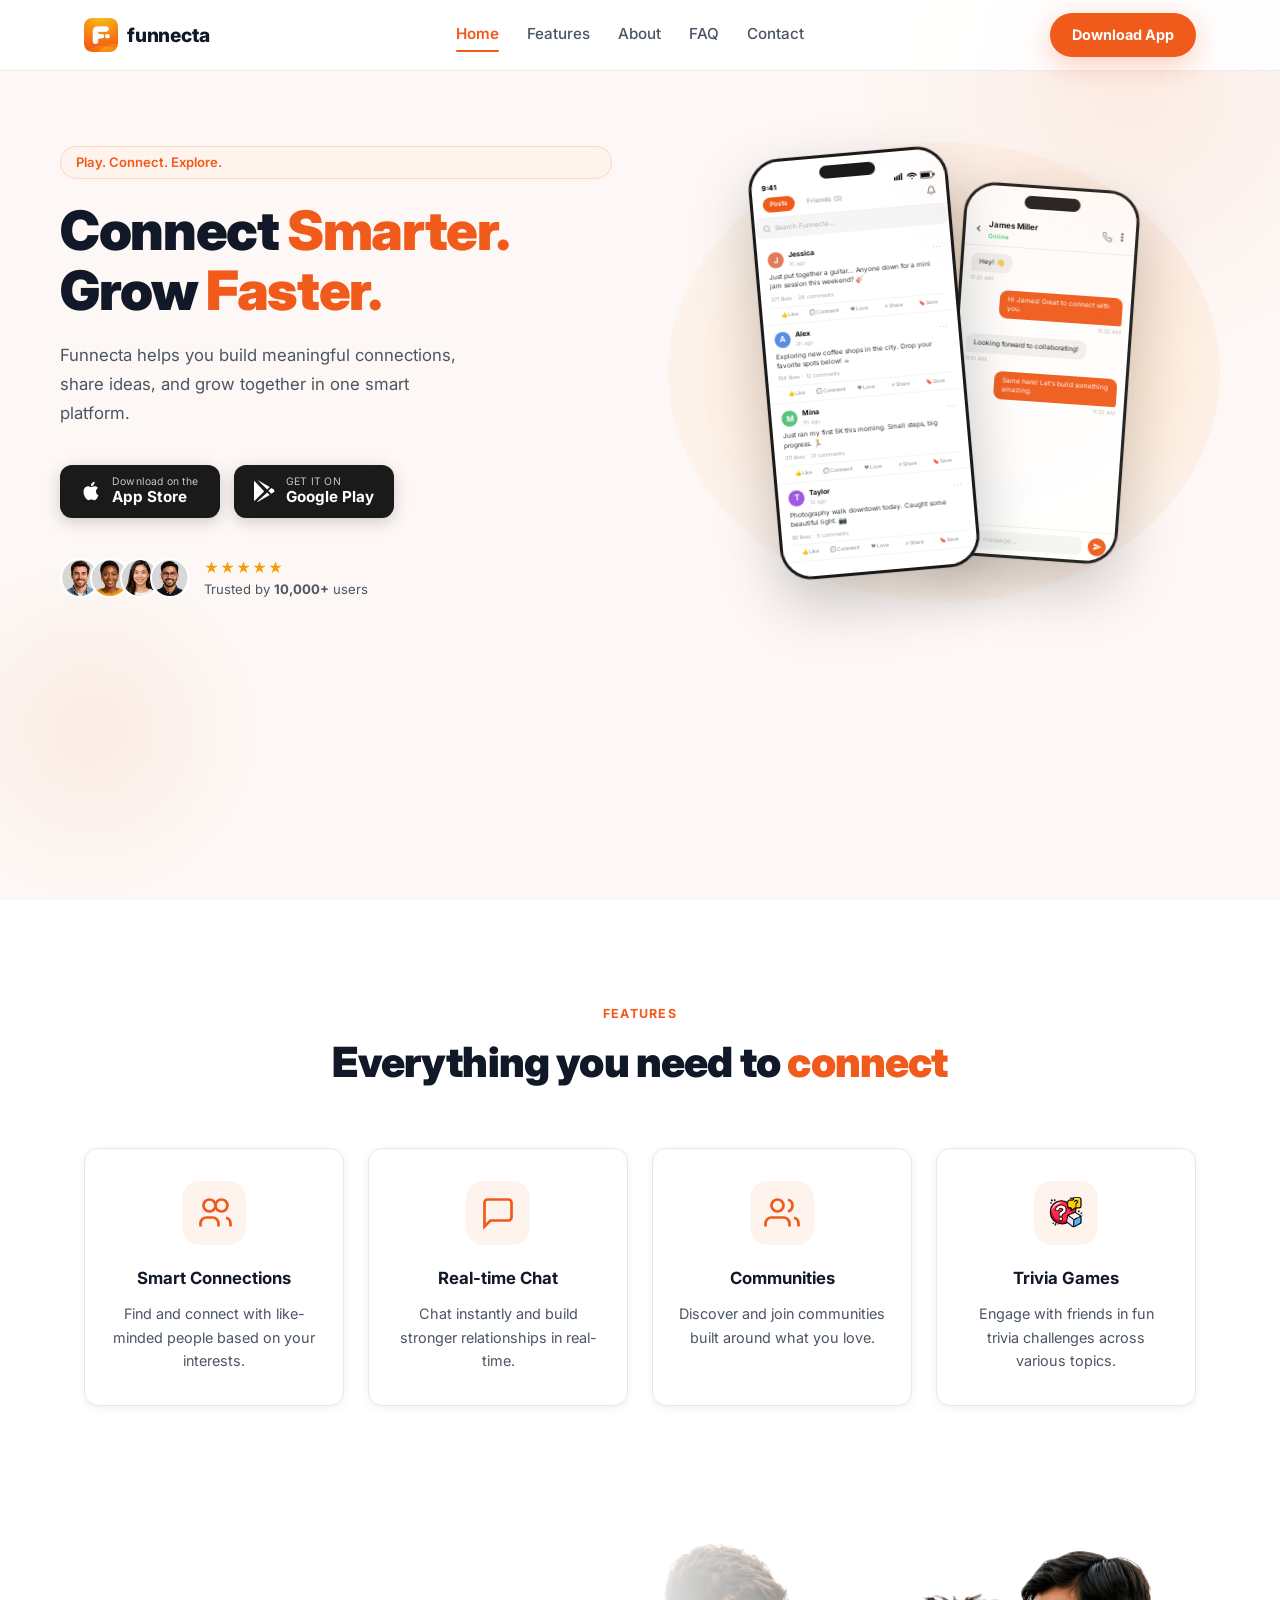
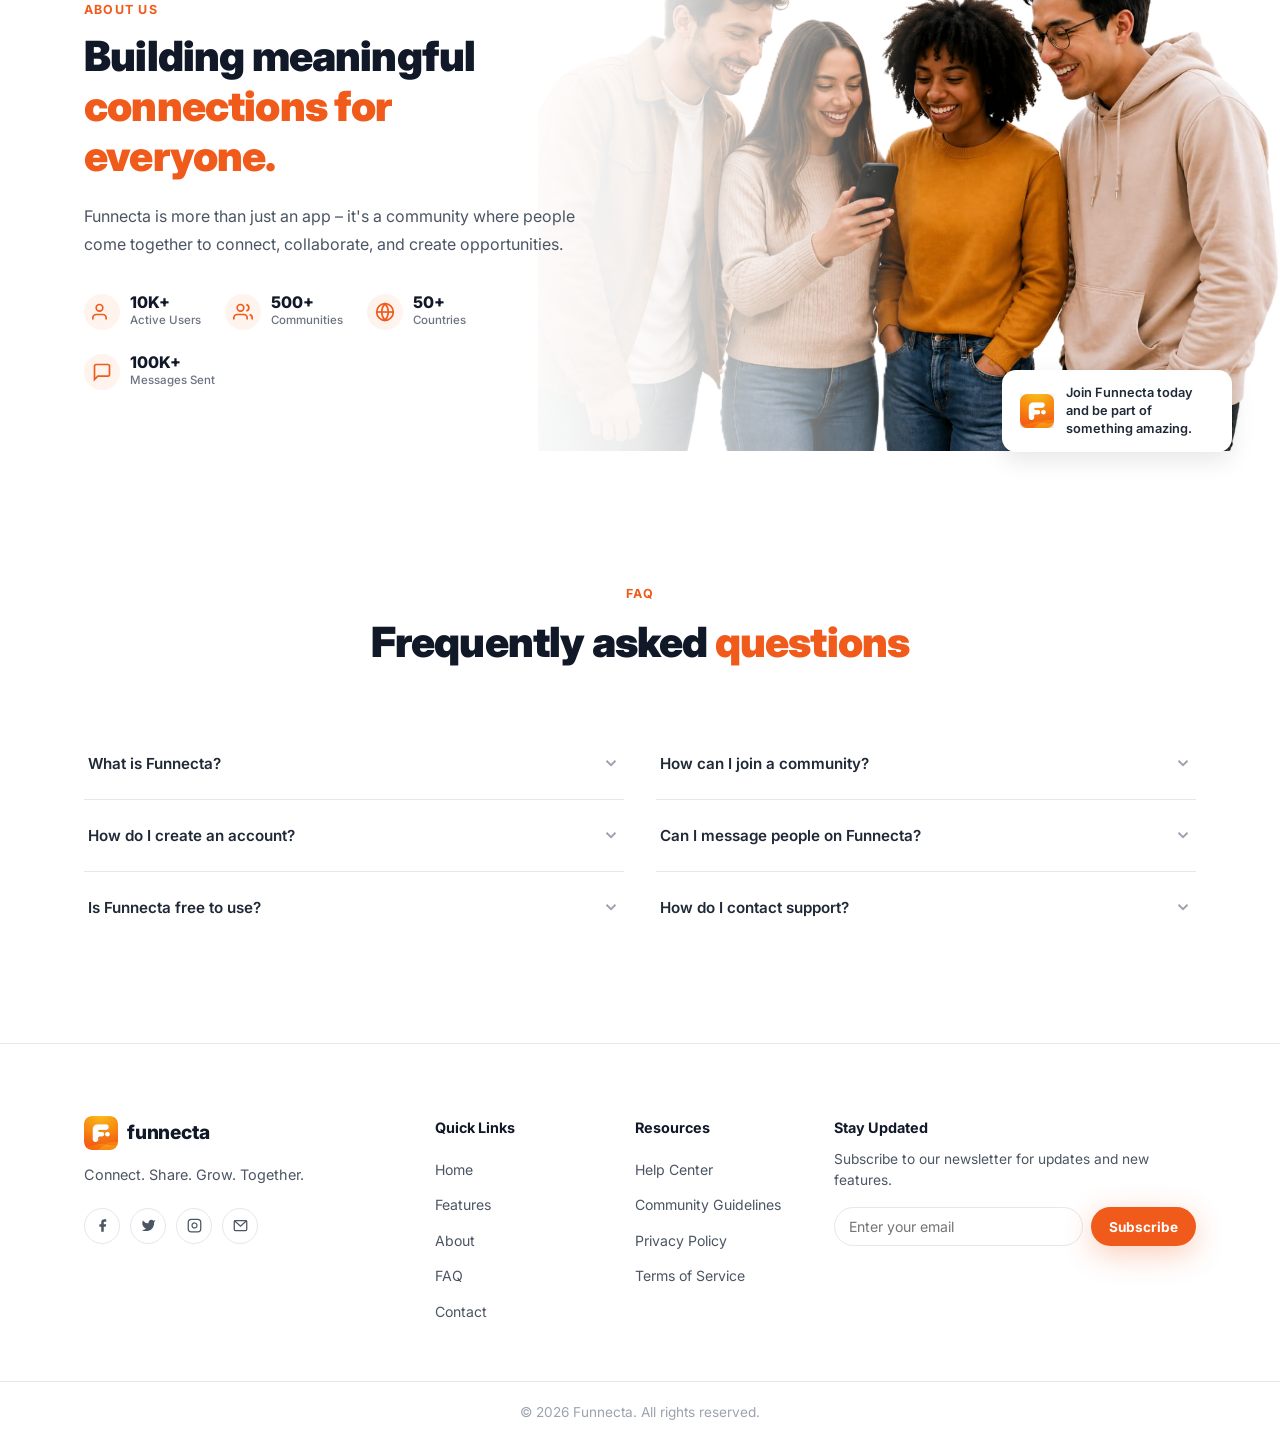
<file: index.html>
<!DOCTYPE html>
<html lang="en">
<head>
  <meta charset="UTF-8" />
  <meta name="viewport" content="width=device-width, initial-scale=1.0" />
  <title>Funnecta - Connect Smarter. Grow Faster.</title>
  <link rel="stylesheet" href="css/styles.css" />
  <link rel="preconnect" href="https://fonts.googleapis.com" />
  <link rel="preconnect" href="https://fonts.gstatic.com" crossorigin />
  <link href="https://fonts.googleapis.com/css2?family=Inter:wght@400;500;600;700;800;900&display=swap" rel="stylesheet" />
</head>
<body>

  <!-- ========== NAVBAR ========== -->
  <nav class="navbar" id="navbar">
    <div class="nav-inner">
      <a href="#" class="nav-logo">
        <img src="assets/images/app_icon.png" alt="Funnecta" class="logo-img" />
        <span class="logo-text">funnecta</span>
      </a>
      <div class="nav-links" id="navLinks">
        <a href="#hero" class="nav-link active">Home</a>
        <a href="#features" class="nav-link">Features</a>
        <a href="#about" class="nav-link">About</a>
        <a href="#faq" class="nav-link">FAQ</a>
        <a href="#contact" class="nav-link">Contact</a>
      </div>
      <a href="App-apk%20file/app-release.apk" download class="btn-download-nav">Download App</a>
      <button class="hamburger" id="hamburger" aria-label="Toggle menu">
        <span></span><span></span><span></span>
      </button>
    </div>
    <div class="mobile-menu" id="mobileMenu">
      <a href="#hero" class="mobile-link">Home</a>
      <a href="#features" class="mobile-link">Features</a>
      <a href="#about" class="mobile-link">About</a>
      <a href="#faq" class="mobile-link">FAQ</a>
      <a href="#contact" class="mobile-link">Contact</a>
      <a href="App-apk%20file/app-release.apk" download class="mobile-link mobile-cta">Download App</a>
    </div>
  </nav>

  <!-- ========== HERO ========== -->
  <section class="hero" id="hero">
    <div class="hero-inner">
      <div class="hero-text">
        <div class="hero-badge hero-anim" data-delay="0">Play. Connect. Explore.</div>
        <h1 class="hero-headline hero-anim" data-delay="0.1">
          Connect <span class="text-orange">Smarter.</span><br />
          Grow <span class="text-orange">Faster.</span>
        </h1>
        <p class="hero-subtext hero-anim" data-delay="0.2">
          Funnecta helps you build meaningful connections, share ideas, and grow together in one smart platform.
        </p>
        <div class="hero-buttons hero-anim" data-delay="0.3">
          <a href="App-apk%20file/app-release.apk" download class="btn-appstore">
            <svg viewBox="0 0 24 24" fill="currentColor" width="22" height="22"><path d="M18.71 19.5c-.83 1.24-1.71 2.45-3.05 2.47-1.34.03-1.77-.79-3.29-.79-1.53 0-2 .77-3.27.82-1.31.05-2.3-1.32-3.14-2.53C4.25 17 2.94 12.45 4.7 9.39c.87-1.52 2.43-2.48 4.12-2.51 1.28-.02 2.5.87 3.29.87.78 0 2.26-1.07 3.8-.91.65.03 2.47.26 3.64 1.98-.09.06-2.17 1.28-2.15 3.81.03 3.02 2.65 4.03 2.68 4.04-.03.07-.42 1.44-1.38 2.83M13 3.5c.73-.83 1.94-1.46 2.94-1.5.13 1.17-.34 2.35-1.04 3.19-.69.85-1.83 1.51-2.95 1.42-.15-1.15.41-2.35 1.05-3.11z"/></svg>
            <span><small>Download on the</small><strong>App Store</strong></span>
          </a>
          <a href="App-apk%20file/app-release.apk" download class="btn-googleplay">
            <svg viewBox="0 0 24 24" fill="currentColor" width="22" height="22"><path d="M3.18 23.76c.37.2.8.22 1.2.06l12.82-7.41-2.82-2.82-11.2 10.17zM.43 1.1C.17 1.47 0 2 0 2.67v18.66c0 .67.17 1.2.44 1.57l.08.08 10.46-10.46v-.23L.51 1.02.43 1.1zM21.8 10.37l-2.98-1.72-3.13 3.13 3.13 3.13 3-1.73c.85-.49.85-1.3-.02-1.81zM4.38.23L17.2 7.65l-2.82 2.82L4.18.3c.07-.04.13-.07.2-.07z"/></svg>
            <span><small>GET IT ON</small><strong>Google Play</strong></span>
          </a>
        </div>
        <div class="hero-proof hero-anim" data-delay="0.4">
          <div class="proof-avatars">
            <img src="assets/images/profile1.png" alt="user" class="avatar" />
            <img src="assets/images/profile2.png" alt="user" class="avatar" />
            <img src="assets/images/profile3.png" alt="user" class="avatar" />
            <img src="assets/images/profile4.png" alt="user" class="avatar" />
          </div>
          <div class="proof-text">
            <span class="proof-stars">&#9733;&#9733;&#9733;&#9733;&#9733;</span>
            <span>Trusted by <strong>10,000+</strong> users</span>
          </div>
        </div>
      </div>
      <div class="hero-mockups hero-anim" data-delay="0.15">
        <div class="mockup-bg-blob"></div>
        <!-- Phone Primary: Home / Communities screen -->
        <div class="phone-mockup phone-primary">
          <div class="phone-notch"></div>
          <div class="phone-screen">
            <div class="pm-feed">
              <!-- status bar -->
              <div class="pm-status-bar">
                <span class="pm-sb-time">9:41</span>
                <div class="pm-sb-icons">
                  <svg viewBox="0 0 20 14" width="10" height="7"><rect x="0" y="7" width="3" height="7" rx="1" fill="#111"/><rect x="4.5" y="5" width="3" height="9" rx="1" fill="#111"/><rect x="9" y="3" width="3" height="11" rx="1" fill="#111"/><rect x="13.5" y="0" width="3" height="14" rx="1" fill="#111"/></svg>
                  <svg viewBox="0 0 20 14" width="10" height="7"><path d="M10 1C5.5 1 1.6 3.2 0 6.5l2 1.8C3.4 5.8 6.5 4 10 4s6.6 1.8 8 4.3l2-1.8C18.4 3.2 14.5 1 10 1z" fill="#111"/><path d="M10 5.5c-2.4 0-4.5 1.1-5.8 2.8l2 1.7C7 8.9 8.4 8.2 10 8.2s3 .7 3.8 1.8l2-1.7C14.5 6.6 12.4 5.5 10 5.5z" fill="#111"/><circle cx="10" cy="13" r="1.5" fill="#111"/></svg>
                  <svg viewBox="0 0 25 12" width="15" height="8"><rect x="0" y="1" width="21" height="10" rx="2.5" fill="none" stroke="#111" stroke-width="1.2"/><rect x="1.5" y="2.5" width="15" height="7" rx="1.5" fill="#111"/><rect x="22" y="3.5" width="2.5" height="5" rx="1.5" fill="#111"/></svg>
                </div>
              </div>
              <!-- feed tabs -->
              <div class="pm-feed-tabs">
                <div class="pft pft-active">Posts</div>
                <div class="pft">Friends (3)</div>
                <svg class="pft-bell" viewBox="0 0 24 24" fill="none" stroke="#555" stroke-width="2" width="10" height="10"><path d="M18 8A6 6 0 0 0 6 8c0 7-3 9-3 9h18s-3-2-3-9"/><path d="M13.73 21a2 2 0 0 1-3.46 0"/></svg>
              </div>
              <!-- search -->
              <div class="pm-search">
                <svg viewBox="0 0 24 24" fill="none" stroke="#aaa" stroke-width="2.5" width="8" height="8"><circle cx="11" cy="11" r="8"/><line x1="21" y1="21" x2="16.65" y2="16.65"/></svg>
                Search Funnecta...
              </div>
              <!-- Post: Jessica -->
              <div class="pm-post">
                <div class="pm-post-hd">
                  <div class="pm-post-ava" style="background:#e07b5a">J</div>
                  <div class="pm-post-meta"><div class="pm-post-name">Jessica</div><div class="pm-post-time">10 ago</div></div>
                  <span class="pm-post-more">&#8943;</span>
                </div>
                <div class="pm-post-body">Just put together a guitar... Anyone down for a mini jam session this weekend? &#127928;</div>
                <div class="pm-post-stats">271 likes &middot; 24 comments</div>
                <div class="pm-post-acts"><span>&#128077; Like</span><span>&#128172; Comment</span><span>&#10084; Love</span><span>&#8599; Share</span><span>&#128278; Save</span></div>
              </div>
              <!-- Post: Alex -->
              <div class="pm-post">
                <div class="pm-post-hd">
                  <div class="pm-post-ava" style="background:#5a8fe0">A</div>
                  <div class="pm-post-meta"><div class="pm-post-name">Alex</div><div class="pm-post-time">2h ago</div></div>
                  <span class="pm-post-more">&#8943;</span>
                </div>
                <div class="pm-post-body">Exploring new coffee shops in the city. Drop your favorite spots below! &#9749;</div>
                <div class="pm-post-stats">154 likes &middot; 12 comments</div>
                <div class="pm-post-acts"><span>&#128077; Like</span><span>&#128172; Comment</span><span>&#10084; Love</span><span>&#8599; Share</span><span>&#128278; Save</span></div>
              </div>
              <!-- Post: Mina -->
              <div class="pm-post">
                <div class="pm-post-hd">
                  <div class="pm-post-ava" style="background:#5ac47e">M</div>
                  <div class="pm-post-meta"><div class="pm-post-name">Mina</div><div class="pm-post-time">5h ago</div></div>
                  <span class="pm-post-more">&#8943;</span>
                </div>
                <div class="pm-post-body">Just ran my first 5K this morning. Small steps, big progress. &#127939;</div>
                <div class="pm-post-stats">311 likes &middot; 31 comments</div>
                <div class="pm-post-acts"><span>&#128077; Like</span><span>&#128172; Comment</span><span>&#10084; Love</span><span>&#8599; Share</span><span>&#128278; Save</span></div>
              </div>
              <!-- Post: Taylor -->
              <div class="pm-post">
                <div class="pm-post-hd">
                  <div class="pm-post-ava" style="background:#a05ae0">T</div>
                  <div class="pm-post-meta"><div class="pm-post-name">Taylor</div><div class="pm-post-time">1d ago</div></div>
                  <span class="pm-post-more">&#8943;</span>
                </div>
                <div class="pm-post-body">Photography walk downtown today. Caught some beautiful light. &#128247;</div>
                <div class="pm-post-stats">98 likes &middot; 5 comments</div>
                <div class="pm-post-acts"><span>&#128077; Like</span><span>&#128172; Comment</span><span>&#10084; Love</span><span>&#8599; Share</span><span>&#128278; Save</span></div>
              </div>
            </div>
          </div>
        </div>
        <!-- Phone Secondary: Chat screen -->
        <div class="phone-mockup phone-secondary">
          <div class="phone-notch"></div>
          <div class="phone-screen">
            <div class="pm-chat">
              <div class="pm-chat-hd">
                <svg viewBox="0 0 24 24" fill="none" stroke="currentColor" stroke-width="2.5" width="10" height="10"><polyline points="15 18 9 12 15 6"/></svg>
                <div class="pm-chat-info"><div class="pm-chat-name">James Miller</div><div class="pm-chat-online">Online</div></div>
                <div class="pm-chat-acts">
                  <svg viewBox="0 0 24 24" fill="none" stroke="currentColor" stroke-width="2" width="10" height="10"><path d="M22 16.92v3a2 2 0 0 1-2.18 2 19.79 19.79 0 0 1-8.63-3.07A19.5 19.5 0 0 1 4.36 12 19.79 19.79 0 0 1 1.28 3.34 2 2 0 0 1 3.26 1h3a2 2 0 0 1 2 1.72c.127.96.361 1.903.7 2.81a2 2 0 0 1-.45 2.11L7.91 8.27a16 16 0 0 0 6 6l.66-.66a2 2 0 0 1 2.11-.45c.907.339 1.85.573 2.81.7A2 2 0 0 1 22 16z"/></svg>
                  <span style="font-size:11px;font-weight:700;color:#555">&#8942;</span>
                </div>
              </div>
              <div class="pm-msgs">
                <div class="pm-msg pm-msg-in"><div class="pm-bubble pm-bubble-in">Hey! &#128075;</div><div class="pm-time">11:20 AM</div></div>
                <div class="pm-msg pm-msg-out"><div class="pm-bubble pm-bubble-out">Hi James! Great to connect with you.</div><div class="pm-time">11:22 AM</div></div>
                <div class="pm-msg pm-msg-in"><div class="pm-bubble pm-bubble-in">Looking forward to collaborating!</div><div class="pm-time">11:01 AM</div></div>
                <div class="pm-msg pm-msg-out"><div class="pm-bubble pm-bubble-out">Same here! Let's build something amazing.</div><div class="pm-time">11:22 AM</div></div>
              </div>
              <div class="pm-input-bar">
                <div class="pm-input-fld">Type a message...</div>
                <div class="pm-send-btn"><svg viewBox="0 0 24 24" fill="white" width="9" height="9"><path d="M2.01 21L23 12 2.01 3 2 10l15 2-15 2z"/></svg></div>
              </div>
            </div>
          </div>
        </div>
      </div>
    </div>
    <div class="hero-circle c1"></div>
    <div class="hero-circle c2"></div>
  </section>

  <!-- ========== FEATURES ========== -->
  <section class="features" id="features">
    <div class="section-inner">
      <div class="section-header">
        <span class="section-eyebrow reveal-el">FEATURES</span>
        <h2 class="section-title reveal-el">Everything you need to <span class="text-orange">connect</span></h2>
      </div>
      <div class="features-grid">
        <div class="feature-card reveal-el" style="--delay:0s">
          <div class="fc-icon">
            <svg viewBox="0 0 24 24" fill="none" stroke="currentColor" stroke-width="1.8" width="36" height="36"><circle cx="9" cy="7" r="4"/><path d="M3 21v-2a4 4 0 0 1 4-4h4a4 4 0 0 1 4 4v2"/><circle cx="17" cy="7" r="4"/><path d="M23 21v-2a4 4 0 0 0-3-3.87"/></svg>
          </div>
          <h3>Smart Connections</h3>
          <p>Find and connect with like-minded people based on your interests.</p>
        </div>
        <div class="feature-card reveal-el" style="--delay:0.1s">
          <div class="fc-icon">
            <svg viewBox="0 0 24 24" fill="none" stroke="currentColor" stroke-width="1.8" width="36" height="36"><path d="M21 15a2 2 0 0 1-2 2H7l-4 4V5a2 2 0 0 1 2-2h14a2 2 0 0 1 2 2z"/></svg>
          </div>
          <h3>Real-time Chat</h3>
          <p>Chat instantly and build stronger relationships in real-time.</p>
        </div>
        <div class="feature-card reveal-el" style="--delay:0.2s">
          <div class="fc-icon">
            <svg viewBox="0 0 24 24" fill="none" stroke="currentColor" stroke-width="1.8" width="36" height="36"><path d="M17 21v-2a4 4 0 0 0-4-4H5a4 4 0 0 0-4 4v2"/><circle cx="9" cy="7" r="4"/><path d="M23 21v-2a4 4 0 0 0-3-3.87"/><path d="M16 3.13a4 4 0 0 1 0 7.75"/></svg>
          </div>
          <h3>Communities</h3>
          <p>Discover and join communities built around what you love.</p>
        </div>
        <div class="feature-card reveal-el" style="--delay:0.3s">
          <div class="fc-icon fc-icon--trivia">
            <img src="assets/images/trivia%20icon.png" alt="Trivia Games" width="44" height="44" style="object-fit:contain;">
          </div>
          <h3>Trivia Games</h3>
          <p>Engage with friends in fun trivia challenges across various topics.</p>
        </div>
      </div>
    </div>
  </section>

  <!-- ========== ABOUT ========== -->
  <section class="about" id="about">
    <!-- photo underlay aligned right -->
    <div class="about-bg-img"></div>
    <!-- white gradient overlay from left -->
    <div class="about-overlay"></div>
    <!-- text content -->
    <div class="about-content">
      <div class="about-text slide-left">
        <span class="section-eyebrow">ABOUT US</span>
        <h2 class="section-title">Building meaningful<br /><span class="text-orange">connections for everyone.</span></h2>
        <p class="about-desc">Funnecta is more than just an app – it's a community where people come together to connect, collaborate, and create opportunities.</p>
        <div class="about-stats">
          <div class="stat-item">
            <div class="stat-icon"><svg viewBox="0 0 24 24" fill="none" stroke="currentColor" stroke-width="2" width="20" height="20"><path d="M17 21v-2a4 4 0 0 0-4-4H5a4 4 0 0 0-4 4v2"/><circle cx="9" cy="7" r="4"/></svg></div>
            <div><strong>10K+</strong><span>Active Users</span></div>
          </div>
          <div class="stat-item">
            <div class="stat-icon"><svg viewBox="0 0 24 24" fill="none" stroke="currentColor" stroke-width="2" width="20" height="20"><path d="M17 21v-2a4 4 0 0 0-4-4H5a4 4 0 0 0-4 4v2"/><circle cx="9" cy="7" r="4"/><path d="M23 21v-2a4 4 0 0 0-3-3.87"/><path d="M16 3.13a4 4 0 0 1 0 7.75"/></svg></div>
            <div><strong>500+</strong><span>Communities</span></div>
          </div>
          <div class="stat-item">
            <div class="stat-icon"><svg viewBox="0 0 24 24" fill="none" stroke="currentColor" stroke-width="2" width="20" height="20"><circle cx="12" cy="12" r="10"/><line x1="2" y1="12" x2="22" y2="12"/><path d="M12 2a15.3 15.3 0 0 1 4 10 15.3 15.3 0 0 1-4 10 15.3 15.3 0 0 1-4-10 15.3 15.3 0 0 1 4-10z"/></svg></div>
            <div><strong>50+</strong><span>Countries</span></div>
          </div>
          <div class="stat-item">
            <div class="stat-icon"><svg viewBox="0 0 24 24" fill="none" stroke="currentColor" stroke-width="2" width="20" height="20"><path d="M21 15a2 2 0 0 1-2 2H7l-4 4V5a2 2 0 0 1 2-2h14a2 2 0 0 1 2 2z"/></svg></div>
            <div><strong>100K+</strong><span>Messages Sent</span></div>
          </div>
        </div>
      </div>
    </div>
    <!-- floating card bottom-right over photo -->
    <div class="about-card-float">
      <img src="assets/images/app_icon.png" alt="Funnecta" class="about-card-logo" />
      <span>Join Funnecta today and be part of something amazing.</span>
    </div>
  </section>

  <!-- ========== FAQ ========== -->
  <section class="faq" id="faq">
    <div class="section-inner">
      <div class="section-header">
        <span class="section-eyebrow reveal-el">FAQ</span>
        <h2 class="section-title reveal-el">Frequently asked <span class="text-orange">questions</span></h2>
      </div>
      <div class="faq-grid">
        <div class="faq-col">
          <div class="faq-item reveal-el">
            <button class="faq-question">What is Funnecta? <svg class="faq-chevron" viewBox="0 0 24 24" fill="none" stroke="currentColor" stroke-width="2.5" width="18" height="18"><polyline points="6 9 12 15 18 9"/></svg></button>
            <div class="faq-answer"><p>Funnecta is a social platform that helps you build meaningful connections with people who share your interests, hobbies, and passions.</p></div>
          </div>
          <div class="faq-item reveal-el">
            <button class="faq-question">How do I create an account? <svg class="faq-chevron" viewBox="0 0 24 24" fill="none" stroke="currentColor" stroke-width="2.5" width="18" height="18"><polyline points="6 9 12 15 18 9"/></svg></button>
            <div class="faq-answer"><p>Download the app, tap Sign Up, enter your email and choose a username. You will receive a confirmation email to verify your account.</p></div>
          </div>
          <div class="faq-item reveal-el">
            <button class="faq-question">Is Funnecta free to use? <svg class="faq-chevron" viewBox="0 0 24 24" fill="none" stroke="currentColor" stroke-width="2.5" width="18" height="18"><polyline points="6 9 12 15 18 9"/></svg></button>
            <div class="faq-answer"><p>Yes! Funnecta is completely free to download and use. Core features are available at no cost to all users.</p></div>
          </div>
        </div>
        <div class="faq-col">
          <div class="faq-item reveal-el">
            <button class="faq-question">How can I join a community? <svg class="faq-chevron" viewBox="0 0 24 24" fill="none" stroke="currentColor" stroke-width="2.5" width="18" height="18"><polyline points="6 9 12 15 18 9"/></svg></button>
            <div class="faq-answer"><p>Browse the Communities section in the app, find a hobby room that interests you, and tap Join. You will instantly get access to its feed and members.</p></div>
          </div>
          <div class="faq-item reveal-el">
            <button class="faq-question">Can I message people on Funnecta? <svg class="faq-chevron" viewBox="0 0 24 24" fill="none" stroke="currentColor" stroke-width="2.5" width="18" height="18"><polyline points="6 9 12 15 18 9"/></svg></button>
            <div class="faq-answer"><p>Yes! You can send direct messages to any connected user. Navigate to the Chats tab to start or continue a conversation.</p></div>
          </div>
          <div class="faq-item reveal-el">
            <button class="faq-question">How do I contact support? <svg class="faq-chevron" viewBox="0 0 24 24" fill="none" stroke="currentColor" stroke-width="2.5" width="18" height="18"><polyline points="6 9 12 15 18 9"/></svg></button>
            <div class="faq-answer"><p>Visit the Help Center in the app or email us at funnectaapplication@gmail.com. Our team responds within 24 hours on business days.</p></div>
          </div>
        </div>
      </div>
    </div>
  </section>

  <!-- ========== FOOTER ========== -->
  <footer class="footer" id="contact">
    <div class="footer-inner">
      <div class="footer-brand">
        <a href="#" class="nav-logo">
          <img src="assets/images/app_icon.png" alt="Funnecta" class="logo-img" />
          <span class="logo-text">funnecta</span>
        </a>
        <p class="footer-tagline">Connect. Share. Grow. Together.</p>
        <div class="social-links">
          <a href="#" class="social-link" aria-label="Facebook"><svg viewBox="0 0 24 24" fill="currentColor" width="15" height="15"><path d="M18 2h-3a5 5 0 0 0-5 5v3H7v4h3v8h4v-8h3l1-4h-4V7a1 1 0 0 1 1-1h3z"/></svg></a>
          <a href="#" class="social-link" aria-label="Twitter"><svg viewBox="0 0 24 24" fill="currentColor" width="15" height="15"><path d="M23 3a10.9 10.9 0 0 1-3.14 1.53 4.48 4.48 0 0 0-7.86 3v1A10.66 10.66 0 0 1 3 4s-4 9 5 13a11.64 11.64 0 0 1-7 2c9 5 20 0 20-11.5a4.5 4.5 0 0 0-.08-.83A7.72 7.72 0 0 0 23 3z"/></svg></a>
          <a href="#" class="social-link" aria-label="Instagram"><svg viewBox="0 0 24 24" fill="none" stroke="currentColor" stroke-width="2" width="15" height="15"><rect x="2" y="2" width="20" height="20" rx="5" ry="5"/><path d="M16 11.37A4 4 0 1 1 12.63 8 4 4 0 0 1 16 11.37z"/><line x1="17.5" y1="6.5" x2="17.51" y2="6.5"/></svg></a>
          <a href="mailto:funnectaapplication@gmail.com" class="social-link" aria-label="Email"><svg viewBox="0 0 24 24" fill="none" stroke="currentColor" stroke-width="2" width="15" height="15"><rect x="2" y="4" width="20" height="16" rx="2"/><polyline points="2,4 12,13 22,4"/></svg></a>
        </div>
      </div>
      <div class="footer-col">
        <h4>Quick Links</h4>
        <ul>
          <li><a href="#hero">Home</a></li>
          <li><a href="#features">Features</a></li>
          <li><a href="#about">About</a></li>
          <li><a href="#faq">FAQ</a></li>
          <li><a href="#contact">Contact</a></li>
        </ul>
      </div>
      <div class="footer-col">
        <h4>Resources</h4>
        <ul>
          <li><a href="#">Help Center</a></li>
          <li><a href="#">Community Guidelines</a></li>
          <li><a href="#">Privacy Policy</a></li>
          <li><a href="#">Terms of Service</a></li>
        </ul>
      </div>
      <div class="footer-col footer-newsletter">
        <h4>Stay Updated</h4>
        <p>Subscribe to our newsletter for updates and new features.</p>
        <form class="newsletter-form" onsubmit="handleNewsletter(event)">
          <input type="email" placeholder="Enter your email" class="newsletter-input" required />
          <button type="submit" class="newsletter-btn">Subscribe</button>
        </form>
      </div>
    </div>
    <div class="footer-bottom">
      <p>&copy; 2026 Funnecta. All rights reserved.</p>
    </div>
  </footer>

  <div id="ios-toast" class="ios-toast" role="alert">
    <span>iOS app coming soon! Download the Android APK for now.</span>
  </div>

  <script src="js/script.js"></script>
</body>
</html>
</file>
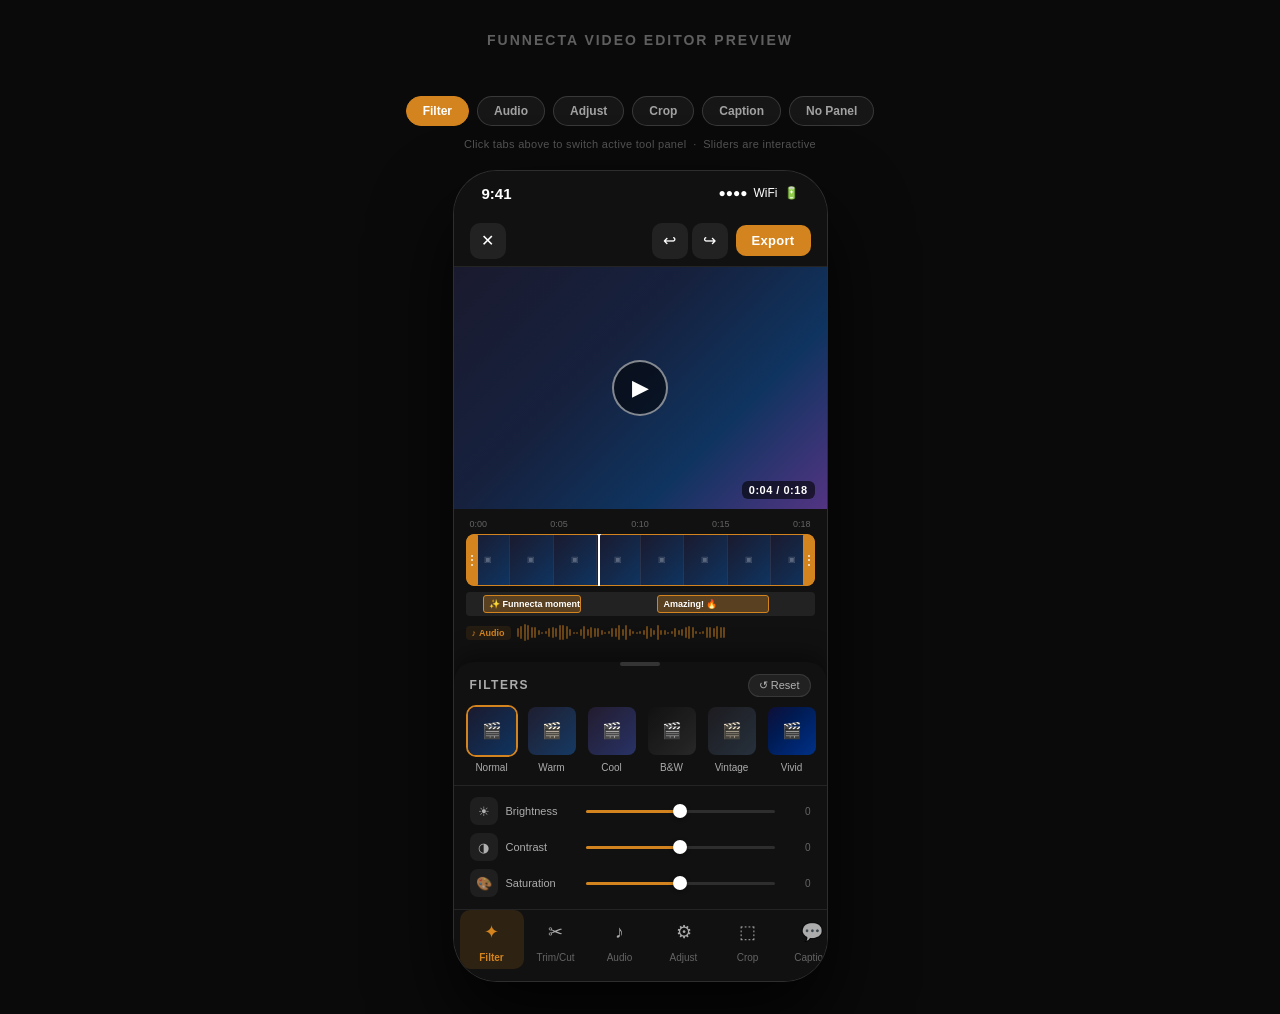
<file: video_editor_preview.html>
<!DOCTYPE html>
<html lang="en">
<head>
<meta charset="UTF-8"/>
<meta name="viewport" content="width=device-width, initial-scale=1.0"/>
<title>Funnecta – Video Editor Preview</title>
<style>
  :root {
    --brand: #D4841E;
    --brand-dim: rgba(212,132,30,0.15);
    --brand-mid: rgba(212,132,30,0.35);
    --bg: #111111;
    --bg2: #1a1a1a;
    --bg3: #222222;
    --surface: #1c1c1e;
    --border: rgba(255,255,255,0.08);
    --text1: #ffffff;
    --text2: rgba(255,255,255,0.65);
    --text3: rgba(255,255,255,0.35);
    --red: #EF4444;
    --radius: 16px;
  }
  *, *::before, *::after { box-sizing: border-box; margin: 0; padding: 0; }
  body {
    background: #0a0a0a;
    font-family: -apple-system, BlinkMacSystemFont, 'Segoe UI', sans-serif;
    display: flex;
    flex-direction: column;
    align-items: center;
    justify-content: flex-start;
    min-height: 100vh;
    padding: 32px 16px;
    color: var(--text1);
  }

  h1 { font-size: 14px; letter-spacing: 2px; color: var(--text3); text-transform: uppercase; margin-bottom: 24px; }

  /* ── Phone shell ── */
  .phone {
    width: 375px;
    height: 812px;
    background: var(--bg);
    border-radius: 44px;
    border: 1.5px solid rgba(255,255,255,0.12);
    overflow: hidden;
    box-shadow: 0 40px 80px rgba(0,0,0,0.8);
    display: flex;
    flex-direction: column;
    position: relative;
  }

  /* ── Status bar ── */
  .status-bar {
    height: 44px;
    background: var(--bg);
    display: flex;
    align-items: center;
    justify-content: space-between;
    padding: 0 28px;
    flex-shrink: 0;
  }
  .status-bar .time { font-size: 15px; font-weight: 600; }
  .status-bar .icons { display: flex; gap: 6px; align-items: center; }
  .status-bar .icons span { font-size: 12px; color: var(--text1); }

  /* ── Top bar ── */
  .topbar {
    height: 52px;
    background: var(--bg);
    display: flex;
    align-items: center;
    justify-content: space-between;
    padding: 0 16px;
    flex-shrink: 0;
    border-bottom: 0.5px solid var(--border);
  }
  .topbar .icon-btn {
    width: 36px; height: 36px;
    border-radius: 10px;
    border: none;
    background: var(--bg3);
    color: var(--text1);
    display: flex; align-items: center; justify-content: center;
    cursor: pointer; font-size: 16px;
  }
  .topbar .actions { display: flex; gap: 8px; align-items: center; }
  .topbar .undo-redo { display: flex; gap: 4px; }
  .topbar .save-btn {
    background: var(--brand);
    color: #fff;
    border: none;
    border-radius: 10px;
    padding: 8px 16px;
    font-size: 13px;
    font-weight: 700;
    cursor: pointer;
    letter-spacing: 0.3px;
  }

  /* ── Video preview area ── */
  .video-preview {
    flex: 1;
    background: #000;
    position: relative;
    display: flex;
    align-items: center;
    justify-content: center;
    overflow: hidden;
    min-height: 0;
  }
  .video-preview .video-bg {
    width: 100%; height: 100%;
    background: linear-gradient(135deg, #1a1a2e 0%, #16213e 40%, #0f3460 70%, #533483 100%);
    display: flex; align-items: center; justify-content: center;
    position: absolute; inset: 0;
  }
  .video-preview .play-btn {
    width: 56px; height: 56px;
    background: rgba(0,0,0,0.55);
    border-radius: 50%;
    border: 2px solid rgba(255,255,255,0.5);
    display: flex; align-items: center; justify-content: center;
    cursor: pointer;
    font-size: 22px;
    transition: transform 0.15s;
    position: relative; z-index: 1;
  }
  .video-preview .play-btn:hover { transform: scale(1.08); }
  .video-preview .timestamp {
    position: absolute;
    bottom: 10px; right: 12px;
    background: rgba(0,0,0,0.6);
    border-radius: 6px;
    padding: 3px 7px;
    font-size: 11px;
    font-weight: 600;
    letter-spacing: 0.5px;
  }
  /* Caption overlay on video */
  .video-preview .caption-overlay {
    position: absolute;
    bottom: 36px;
    left: 50%;
    transform: translateX(-50%);
    background: rgba(0,0,0,0.7);
    border-radius: 8px;
    padding: 5px 14px;
    font-size: 13px;
    font-weight: 600;
    white-space: nowrap;
    border: 1px solid rgba(255,255,255,0.2);
  }

  /* ── Timeline section ── */
  .timeline-section {
    background: var(--bg);
    padding: 10px 12px 8px;
    flex-shrink: 0;
  }
  /* Timeline ruler */
  .timeline-ruler {
    display: flex;
    justify-content: space-between;
    padding: 0 4px;
    margin-bottom: 5px;
  }
  .timeline-ruler span { font-size: 9px; color: var(--text3); }

  /* Clip strip */
  .clip-strip-wrap {
    position: relative;
    height: 52px;
    border-radius: 8px;
    overflow: hidden;
    margin-bottom: 6px;
  }
  .clip-strip {
    display: flex;
    height: 100%;
    border-radius: 8px;
    overflow: hidden;
    border: 1.5px solid var(--brand);
  }
  .clip-frame {
    flex: 1;
    height: 100%;
    background: linear-gradient(135deg, #1a1a2e, #0f3460);
    border-right: 1px solid rgba(255,255,255,0.08);
    display: flex; align-items: center; justify-content: center;
    font-size: 8px; color: rgba(255,255,255,0.3);
  }
  .clip-frame:last-child { border-right: none; }
  /* Trim handles */
  .trim-handle {
    position: absolute;
    top: 0; bottom: 0; width: 12px;
    background: var(--brand);
    border-radius: 3px;
    display: flex; align-items: center; justify-content: center;
    cursor: col-resize;
    z-index: 2;
  }
  .trim-handle.left { left: 0; border-radius: 8px 2px 2px 8px; }
  .trim-handle.right { right: 0; border-radius: 2px 8px 8px 2px; }
  .trim-handle::after { content: '⋮'; color: rgba(255,255,255,0.9); font-size: 14px; }
  /* Playhead */
  .playhead {
    position: absolute;
    top: -4px; bottom: -4px;
    left: 38%;
    width: 2px;
    background: #fff;
    z-index: 3;
    border-radius: 1px;
  }
  .playhead::before {
    content: '';
    position: absolute;
    top: 0; left: 50%; transform: translateX(-50%);
    width: 0; height: 0;
    border-left: 5px solid transparent;
    border-right: 5px solid transparent;
    border-top: 7px solid #fff;
  }

  /* Caption track */
  .caption-track {
    position: relative;
    height: 24px;
    background: var(--bg3);
    border-radius: 4px;
    margin-bottom: 6px;
    overflow: hidden;
  }
  .caption-block {
    position: absolute;
    top: 3px; height: 18px;
    background: rgba(212,132,30,0.3);
    border: 1px solid var(--brand);
    border-radius: 3px;
    display: flex; align-items: center;
    padding: 0 5px;
    font-size: 9px; font-weight: 600; color: #fff;
    white-space: nowrap;
    overflow: hidden;
  }

  /* Audio waveform track */
  .waveform-track {
    display: flex;
    align-items: center;
    gap: 6px;
    height: 22px;
  }
  .wave-label {
    background: rgba(212,132,30,0.1);
    border-radius: 4px;
    padding: 2px 6px;
    display: flex; align-items: center; gap: 3px;
    font-size: 9px; font-weight: 700;
    color: var(--brand);
    flex-shrink: 0;
  }
  .wave-bars {
    flex: 1;
    display: flex;
    align-items: center;
    gap: 1.5px;
    height: 100%;
  }
  .wave-bar {
    width: 2px;
    background: rgba(212,132,30,0.45);
    border-radius: 1px;
    flex-shrink: 0;
  }

  /* ── Panel container ── */
  .panel-section {
    flex-shrink: 0;
    background: var(--bg);
  }

  /* ── Filter Panel ── */
  .filter-panel {
    background: var(--bg);
    border-radius: 20px 20px 0 0;
    box-shadow: 0 -8px 24px rgba(0,0,0,0.4);
    padding: 0 0 8px;
  }
  .drag-handle {
    width: 40px; height: 4px;
    background: rgba(255,255,255,0.15);
    border-radius: 2px;
    margin: 10px auto 8px;
  }
  .panel-header {
    display: flex; align-items: center; justify-content: space-between;
    padding: 0 16px 8px;
  }
  .panel-title { font-size: 12px; font-weight: 800; letter-spacing: 1.5px; color: var(--text2); }
  .reset-chip {
    display: flex; align-items: center; gap: 4px;
    background: rgba(255,255,255,0.07);
    border: 0.5px solid rgba(255,255,255,0.1);
    border-radius: 20px;
    padding: 4px 10px;
    font-size: 11px; color: var(--text2); cursor: pointer;
  }
  .filter-list {
    display: flex;
    gap: 8px;
    padding: 0 12px 10px;
    overflow-x: auto;
    scrollbar-width: none;
  }
  .filter-list::-webkit-scrollbar { display: none; }
  .filter-item {
    flex-shrink: 0;
    display: flex; flex-direction: column; align-items: center; gap: 5px;
    cursor: pointer;
  }
  .filter-thumb {
    width: 52px; height: 52px;
    border-radius: 10px;
    border: 2px solid transparent;
    overflow: hidden;
    position: relative;
    transition: border-color 0.2s;
  }
  .filter-thumb.active { border-color: var(--brand); }
  .filter-thumb-inner {
    width: 100%; height: 100%;
    background: linear-gradient(135deg, #1a1a2e, #0f3460);
    display: flex; align-items: center; justify-content: center;
  }
  /* Filter color overlays */
  .f-normal .filter-thumb-inner { filter: none; }
  .f-warm .filter-thumb-inner { filter: saturate(1.4) sepia(0.3) brightness(1.05); }
  .f-cool .filter-thumb-inner { filter: saturate(0.8) hue-rotate(20deg) brightness(1.1); }
  .f-bw .filter-thumb-inner { filter: grayscale(1) contrast(1.1); }
  .f-vintage .filter-thumb-inner { filter: sepia(0.5) saturate(0.8) brightness(0.9); }
  .f-vivid .filter-thumb-inner { filter: saturate(1.8) contrast(1.1); }
  .f-fade .filter-thumb-inner { filter: saturate(0.6) brightness(1.15) contrast(0.85); }
  .f-dramatic .filter-thumb-inner { filter: contrast(1.5) brightness(0.85) saturate(1.3); }
  .filter-name { font-size: 10px; color: var(--text2); }
  .filter-item.active .filter-name { color: var(--brand); font-weight: 700; }

  .panel-divider { height: 0.5px; background: rgba(255,255,255,0.08); margin: 2px 0 8px; }

  /* Sliders */
  .slider-row {
    display: flex; align-items: center; gap: 8px;
    padding: 4px 16px;
  }
  .slider-icon {
    width: 28px; height: 28px;
    border-radius: 8px;
    background: rgba(255,255,255,0.06);
    display: flex; align-items: center; justify-content: center;
    font-size: 13px; flex-shrink: 0;
    color: var(--text2);
  }
  .slider-icon.active { background: var(--brand-dim); color: var(--brand); }
  .slider-label { font-size: 11px; color: var(--text2); width: 72px; flex-shrink: 0; }
  .slider-track {
    flex: 1; height: 3px;
    background: rgba(255,255,255,0.12);
    border-radius: 2px;
    position: relative;
  }
  .slider-fill {
    position: absolute; top: 0; bottom: 0; left: 0;
    background: var(--brand);
    border-radius: 2px;
  }
  .slider-thumb {
    position: absolute; top: 50%;
    transform: translate(-50%,-50%);
    width: 14px; height: 14px;
    background: #fff;
    border-radius: 50%;
    box-shadow: 0 1px 4px rgba(0,0,0,0.4);
  }
  .slider-val { font-size: 10px; color: var(--text3); width: 28px; text-align: right; flex-shrink: 0; }

  /* ── Audio Panel ── */
  .audio-panel {
    background: var(--bg);
    border-radius: 20px 20px 0 0;
    box-shadow: 0 -8px 24px rgba(0,0,0,0.4);
    padding: 0 16px 12px;
  }
  .waveform-viz {
    height: 56px;
    background: var(--bg3);
    border-radius: 10px;
    display: flex; align-items: center; justify-content: center;
    gap: 2px;
    padding: 0 10px;
    margin-bottom: 12px;
    overflow: hidden;
  }
  .viz-bar {
    width: 3px;
    border-radius: 2px;
    background: rgba(212,132,30,0.5);
    flex-shrink: 0;
  }
  .vol-row {
    display: flex; align-items: center; gap: 10px;
    margin-bottom: 10px;
  }
  .mute-btn {
    width: 32px; height: 32px;
    background: var(--bg3);
    border-radius: 10px;
    border: none;
    display: flex; align-items: center; justify-content: center;
    font-size: 15px; cursor: pointer; color: var(--text1);
    flex-shrink: 0;
  }
  .mute-chips { display: flex; gap: 8px; margin-top: 4px; }
  .mute-chip {
    display: flex; align-items: center; gap: 4px;
    padding: 6px 14px;
    border-radius: 20px;
    border: 1.5px solid transparent;
    font-size: 11px; font-weight: 600;
    cursor: pointer;
    transition: all 0.2s;
  }
  .mute-chip.active {
    background: rgba(239,68,68,0.12);
    border-color: var(--red);
    color: var(--red);
  }
  .mute-chip.inactive { background: var(--bg3); border-color: rgba(255,255,255,0.1); color: var(--text2); }

  /* ── Adjustments Panel ── */
  .adj-panel {
    background: var(--bg);
    border-radius: 20px 20px 0 0;
    box-shadow: 0 -8px 24px rgba(0,0,0,0.4);
    padding: 0 0 10px;
  }

  /* ── Crop Panel ── */
  .crop-panel {
    background: var(--bg);
    border-radius: 20px 20px 0 0;
    box-shadow: 0 -8px 24px rgba(0,0,0,0.4);
    padding: 0 0 10px;
  }
  .ratio-list {
    display: flex;
    gap: 6px;
    padding: 0 12px 8px;
    overflow-x: auto;
    scrollbar-width: none;
  }
  .ratio-list::-webkit-scrollbar { display: none; }
  .ratio-chip {
    flex-shrink: 0;
    display: flex; flex-direction: column; align-items: center; gap: 6px;
    padding: 8px 10px;
    background: var(--bg3);
    border: 1.5px solid transparent;
    border-radius: 12px;
    cursor: pointer;
    transition: all 0.2s;
    min-width: 56px;
  }
  .ratio-chip.active { border-color: var(--brand); background: var(--brand-dim); }
  .ratio-preview {
    display: flex; align-items: center; justify-content: center;
  }
  .ratio-box {
    border: 1.5px solid var(--text3);
    border-radius: 2px;
  }
  .ratio-chip.active .ratio-box { border-color: var(--brand); }
  .ratio-label { font-size: 10px; color: var(--text2); font-weight: 600; }
  .ratio-chip.active .ratio-label { color: var(--brand); }
  .grid-toggle-row {
    display: flex; align-items: center; justify-content: space-between;
    padding: 6px 16px;
    border-top: 0.5px solid rgba(255,255,255,0.06);
    margin-top: 4px;
  }
  .grid-label { font-size: 12px; color: var(--text2); }
  .toggle-track {
    width: 44px; height: 26px;
    border-radius: 13px;
    background: var(--bg3);
    border: 1.5px solid rgba(255,255,255,0.1);
    position: relative;
    cursor: pointer;
    transition: background 0.25s;
  }
  .toggle-track.on { background: var(--brand); border-color: var(--brand); }
  .toggle-thumb {
    position: absolute;
    top: 3px; left: 3px;
    width: 18px; height: 18px;
    background: #fff;
    border-radius: 50%;
    box-shadow: 0 1px 3px rgba(0,0,0,0.3);
    transition: transform 0.25s;
  }
  .toggle-track.on .toggle-thumb { transform: translateX(18px); }

  /* ── Bottom toolbar ── */
  .toolbar {
    height: 72px;
    background: var(--bg);
    border-top: 0.5px solid var(--border);
    display: flex;
    align-items: center;
    padding: 0 6px 12px;
    overflow-x: auto;
    scrollbar-width: none;
    flex-shrink: 0;
  }
  .toolbar::-webkit-scrollbar { display: none; }
  .tool-item {
    display: flex; flex-direction: column; align-items: center;
    gap: 4px;
    min-width: 64px;
    padding: 6px 0;
    cursor: pointer;
    border-radius: 10px;
    transition: background 0.15s;
    flex-shrink: 0;
  }
  .tool-item:hover { background: rgba(255,255,255,0.04); }
  .tool-item.active { background: var(--brand-dim); }
  .tool-icon {
    width: 32px; height: 32px;
    border-radius: 10px;
    display: flex; align-items: center; justify-content: center;
    font-size: 18px;
    transition: color 0.15s;
  }
  .tool-item .tool-icon { color: var(--text2); }
  .tool-item.active .tool-icon { color: var(--brand); }
  .tool-item.delete .tool-icon { color: rgba(239,68,68,0.6); }
  .tool-item.delete.active .tool-icon { color: var(--red); }
  .tool-label {
    font-size: 10px;
    color: var(--text3);
    font-weight: 500;
  }
  .tool-item.active .tool-label { color: var(--brand); font-weight: 700; }
  .tool-item.delete .tool-label { color: rgba(239,68,68,0.5); }
  .tool-item.delete.active .tool-label { color: var(--red); font-weight: 700; }

  /* ── Tab switcher ── */
  .tabs {
    display: flex;
    gap: 8px;
    flex-wrap: wrap;
    justify-content: center;
    margin: 24px 0 12px;
  }
  .tab {
    padding: 7px 16px;
    border-radius: 20px;
    border: 1.5px solid rgba(255,255,255,0.15);
    font-size: 12px; font-weight: 600;
    cursor: pointer;
    background: rgba(255,255,255,0.05);
    color: rgba(255,255,255,0.6);
    transition: all 0.2s;
  }
  .tab.active { background: var(--brand); border-color: var(--brand); color: #fff; }

  .note { font-size: 11px; color: rgba(255,255,255,0.3); text-align: center; margin-bottom: 20px; letter-spacing: 0.3px; }
</style>
</head>
<body>

<h1>Funnecta Video Editor Preview</h1>

<!-- Tab switcher -->
<div class="tabs">
  <div class="tab active" onclick="showTab('filter')">Filter</div>
  <div class="tab" onclick="showTab('audio')">Audio</div>
  <div class="tab" onclick="showTab('adjust')">Adjust</div>
  <div class="tab" onclick="showTab('crop')">Crop</div>
  <div class="tab" onclick="showTab('caption')">Caption</div>
  <div class="tab" onclick="showTab('none')">No Panel</div>
</div>
<p class="note">Click tabs above to switch active tool panel &nbsp;·&nbsp; Sliders are interactive</p>

<div class="phone">

  <!-- Status bar -->
  <div class="status-bar">
    <span class="time">9:41</span>
    <div class="icons">
      <span>●●●●</span>
      <span>WiFi</span>
      <span>🔋</span>
    </div>
  </div>

  <!-- Top bar -->
  <div class="topbar">
    <button class="icon-btn">✕</button>
    <div class="actions">
      <div class="undo-redo">
        <button class="icon-btn" title="Undo">↩</button>
        <button class="icon-btn" title="Redo">↪</button>
      </div>
      <button class="save-btn">Export</button>
    </div>
  </div>

  <!-- Video preview -->
  <div class="video-preview">
    <div class="video-bg"></div>
    <div class="play-btn" id="playBtn" onclick="togglePlay()">▶</div>
    <div class="caption-overlay" id="captionOverlay" style="display:none">✨ Funnecta moment</div>
    <div class="timestamp">0:04 / 0:18</div>
  </div>

  <!-- Timeline -->
  <div class="timeline-section">
    <!-- Ruler -->
    <div class="timeline-ruler">
      <span>0:00</span><span>0:05</span><span>0:10</span><span>0:15</span><span>0:18</span>
    </div>

    <!-- Clip strip -->
    <div class="clip-strip-wrap">
      <div class="clip-strip">
        <div class="clip-frame">▣</div>
        <div class="clip-frame">▣</div>
        <div class="clip-frame">▣</div>
        <div class="clip-frame">▣</div>
        <div class="clip-frame">▣</div>
        <div class="clip-frame">▣</div>
        <div class="clip-frame">▣</div>
        <div class="clip-frame">▣</div>
      </div>
      <div class="trim-handle left"></div>
      <div class="trim-handle right"></div>
      <div class="playhead"></div>
    </div>

    <!-- Caption track -->
    <div class="caption-track" id="captionTrack">
      <div class="caption-block" style="left:5%;width:28%">✨ Funnecta moment</div>
      <div class="caption-block" style="left:55%;width:32%">Amazing! 🔥</div>
    </div>

    <!-- Audio waveform track -->
    <div class="waveform-track" id="waveformTrack">
      <div class="wave-label" id="waveLabel">
        <span>♪</span> Audio
      </div>
      <div class="wave-bars" id="waveBars"></div>
    </div>
  </div>

  <!-- ═══════════════ PANELS ═══════════════ -->

  <!-- Filter Panel -->
  <div class="panel-section" id="panel-filter">
    <div class="filter-panel">
      <div class="drag-handle"></div>
      <div class="panel-header">
        <span class="panel-title">FILTERS</span>
        <div class="reset-chip">↺ Reset</div>
      </div>

      <div class="filter-list">
        <div class="filter-item" onclick="selectFilter(0)">
          <div class="filter-thumb f-normal" id="ft0">
            <div class="filter-thumb-inner">🎬</div>
          </div>
          <span class="filter-name" id="fn0">Normal</span>
        </div>
        <div class="filter-item" onclick="selectFilter(1)">
          <div class="filter-thumb f-warm" id="ft1">
            <div class="filter-thumb-inner">🎬</div>
          </div>
          <span class="filter-name" id="fn1">Warm</span>
        </div>
        <div class="filter-item" onclick="selectFilter(2)">
          <div class="filter-thumb f-cool" id="ft2">
            <div class="filter-thumb-inner">🎬</div>
          </div>
          <span class="filter-name" id="fn2">Cool</span>
        </div>
        <div class="filter-item" onclick="selectFilter(3)">
          <div class="filter-thumb f-bw" id="ft3">
            <div class="filter-thumb-inner">🎬</div>
          </div>
          <span class="filter-name" id="fn3">B&amp;W</span>
        </div>
        <div class="filter-item" onclick="selectFilter(4)">
          <div class="filter-thumb f-vintage" id="ft4">
            <div class="filter-thumb-inner">🎬</div>
          </div>
          <span class="filter-name" id="fn4">Vintage</span>
        </div>
        <div class="filter-item" onclick="selectFilter(5)">
          <div class="filter-thumb f-vivid" id="ft5">
            <div class="filter-thumb-inner">🎬</div>
          </div>
          <span class="filter-name" id="fn5">Vivid</span>
        </div>
        <div class="filter-item" onclick="selectFilter(6)">
          <div class="filter-thumb f-fade" id="ft6">
            <div class="filter-thumb-inner">🎬</div>
          </div>
          <span class="filter-name" id="fn6">Fade</span>
        </div>
        <div class="filter-item" onclick="selectFilter(7)">
          <div class="filter-thumb f-dramatic" id="ft7">
            <div class="filter-thumb-inner">🎬</div>
          </div>
          <span class="filter-name" id="fn7">Dramatic</span>
        </div>
      </div>

      <div class="panel-divider"></div>

      <!-- Intensity slider (only when filter != Normal) -->
      <div id="intensityRow" style="display:none">
        <div class="slider-row">
          <div class="slider-icon active">✦</div>
          <span class="slider-label">Intensity</span>
          <div class="slider-track">
            <div class="slider-fill" id="intensityFill" style="width:80%"></div>
            <div class="slider-thumb" id="intensityThumb" style="left:80%"></div>
          </div>
          <span class="slider-val" id="intensityVal">80%</span>
        </div>
      </div>

      <div class="slider-row">
        <div class="slider-icon">☀</div>
        <span class="slider-label">Brightness</span>
        <div class="slider-track" id="bTrack">
          <div class="slider-fill" id="bFill" style="width:50%"></div>
          <div class="slider-thumb" id="bThumb" style="left:50%"></div>
        </div>
        <span class="slider-val" id="bVal">0</span>
      </div>
      <div class="slider-row">
        <div class="slider-icon">◑</div>
        <span class="slider-label">Contrast</span>
        <div class="slider-track">
          <div class="slider-fill" id="cFill" style="width:50%"></div>
          <div class="slider-thumb" id="cThumb" style="left:50%"></div>
        </div>
        <span class="slider-val" id="cVal">0</span>
      </div>
      <div class="slider-row">
        <div class="slider-icon">🎨</div>
        <span class="slider-label">Saturation</span>
        <div class="slider-track">
          <div class="slider-fill" id="sFill" style="width:50%"></div>
          <div class="slider-thumb" id="sThumb" style="left:50%"></div>
        </div>
        <span class="slider-val" id="sVal">0</span>
      </div>
    </div>
  </div>

  <!-- Audio Panel -->
  <div class="panel-section" id="panel-audio" style="display:none">
    <div class="audio-panel">
      <div class="drag-handle"></div>
      <div class="panel-header">
        <span class="panel-title">AUDIO</span>
        <div class="reset-chip">↺ Reset</div>
      </div>

      <!-- Big waveform viz -->
      <div class="waveform-viz" id="audioWaveViz"></div>

      <!-- Volume row -->
      <div class="vol-row">
        <button class="mute-btn" id="muteBtn" onclick="toggleMute()">🔊</button>
        <div class="slider-track" style="flex:1">
          <div class="slider-fill" id="volFill" style="width:75%"></div>
          <div class="slider-thumb" id="volThumb" style="left:75%"></div>
        </div>
        <span class="slider-val">75%</span>
      </div>

      <!-- Mute chip -->
      <div class="mute-chips">
        <div class="mute-chip inactive" id="muteChip" onclick="toggleMute()">
          🔇 Mute Audio
        </div>
      </div>
    </div>
  </div>

  <!-- Adjustments Panel -->
  <div class="panel-section" id="panel-adjust" style="display:none">
    <div class="adj-panel">
      <div class="drag-handle"></div>
      <div class="panel-header">
        <span class="panel-title">ADJUSTMENTS</span>
        <div class="reset-chip">↺ Reset All</div>
      </div>

      <div class="slider-row">
        <div class="slider-icon active">☀</div>
        <span class="slider-label">Brightness</span>
        <div class="slider-track">
          <div class="slider-fill" id="ab-fill" style="width:50%"></div>
          <div class="slider-thumb" id="ab-thumb" style="left:50%"></div>
        </div>
        <span class="slider-val">0</span>
      </div>
      <div class="slider-row">
        <div class="slider-icon">◑</div>
        <span class="slider-label">Contrast</span>
        <div class="slider-track">
          <div class="slider-fill" id="ac-fill" style="width:50%"></div>
          <div class="slider-thumb" id="ac-thumb" style="left:50%"></div>
        </div>
        <span class="slider-val">0</span>
      </div>
      <div class="slider-row">
        <div class="slider-icon">🎨</div>
        <span class="slider-label">Saturation</span>
        <div class="slider-track">
          <div class="slider-fill" id="as-fill" style="width:50%"></div>
          <div class="slider-thumb" id="as-thumb" style="left:50%"></div>
        </div>
        <span class="slider-val">0</span>
      </div>
      <div class="slider-row">
        <div class="slider-icon">◈</div>
        <span class="slider-label">Sharpness</span>
        <div class="slider-track">
          <div class="slider-fill" id="ash-fill" style="width:50%"></div>
          <div class="slider-thumb" id="ash-thumb" style="left:50%"></div>
        </div>
        <span class="slider-val">0</span>
      </div>
    </div>
  </div>

  <!-- Crop Panel -->
  <div class="panel-section" id="panel-crop" style="display:none">
    <div class="crop-panel">
      <div class="drag-handle"></div>
      <div class="panel-header">
        <span class="panel-title">CROP</span>
        <div class="reset-chip">↺ Reset</div>
      </div>

      <div class="ratio-list">
        <div class="ratio-chip active" onclick="selectRatio(this,'Free')">
          <div class="ratio-preview"><div class="ratio-box" style="width:22px;height:22px;"></div></div>
          <span class="ratio-label">Free</span>
        </div>
        <div class="ratio-chip" onclick="selectRatio(this,'1:1')">
          <div class="ratio-preview"><div class="ratio-box" style="width:20px;height:20px;"></div></div>
          <span class="ratio-label">1:1</span>
        </div>
        <div class="ratio-chip" onclick="selectRatio(this,'4:3')">
          <div class="ratio-preview"><div class="ratio-box" style="width:24px;height:18px;"></div></div>
          <span class="ratio-label">4:3</span>
        </div>
        <div class="ratio-chip" onclick="selectRatio(this,'3:4')">
          <div class="ratio-preview"><div class="ratio-box" style="width:18px;height:24px;"></div></div>
          <span class="ratio-label">3:4</span>
        </div>
        <div class="ratio-chip" onclick="selectRatio(this,'16:9')">
          <div class="ratio-preview"><div class="ratio-box" style="width:28px;height:16px;"></div></div>
          <span class="ratio-label">16:9</span>
        </div>
        <div class="ratio-chip" onclick="selectRatio(this,'9:16')">
          <div class="ratio-preview"><div class="ratio-box" style="width:14px;height:25px;"></div></div>
          <span class="ratio-label">9:16</span>
        </div>
        <div class="ratio-chip" onclick="selectRatio(this,'21:9')">
          <div class="ratio-preview"><div class="ratio-box" style="width:30px;height:13px;"></div></div>
          <span class="ratio-label">21:9</span>
        </div>
      </div>

      <div class="grid-toggle-row">
        <span class="grid-label">Grid Overlay</span>
        <div class="toggle-track" id="gridToggle" onclick="toggleGrid()">
          <div class="toggle-thumb"></div>
        </div>
      </div>
    </div>
  </div>

  <!-- Caption panel (inline) -->
  <div class="panel-section" id="panel-caption" style="display:none">
    <div style="background:var(--bg2);padding:10px 16px">
      <div style="display:flex;align-items:center;gap:8px;margin-bottom:8px">
        <span style="color:var(--brand);font-size:16px">💬</span>
        <span style="font-size:13px;color:var(--text2)">2 caption(s)</span>
        <div style="flex:1"></div>
        <button style="background:none;border:none;color:var(--brand);font-size:13px;font-weight:700;cursor:pointer">+ Add</button>
      </div>
      <div style="display:flex;gap:8px;overflow-x:auto">
        <div style="flex-shrink:0;padding:7px 12px;background:var(--brand-dim);border:1px solid var(--brand-mid);border-radius:8px">
          <div style="font-size:12px;color:var(--text1);font-weight:500">✨ Funnecta moment</div>
          <div style="font-size:10px;color:var(--text3)">0:01 – 0:06</div>
        </div>
        <div style="flex-shrink:0;padding:7px 12px;background:var(--brand-dim);border:1px solid var(--brand-mid);border-radius:8px">
          <div style="font-size:12px;color:var(--text1);font-weight:500">Amazing! 🔥</div>
          <div style="font-size:10px;color:var(--text3)">0:10 – 0:15</div>
        </div>
      </div>
    </div>
  </div>

  <!-- Bottom toolbar (always visible) -->
  <div class="toolbar" id="mainToolbar">
    <div class="tool-item" id="tool-filter" onclick="setActiveTool('filter')">
      <div class="tool-icon">✦</div>
      <span class="tool-label">Filter</span>
    </div>
    <div class="tool-item" id="tool-trim" onclick="setActiveTool('trim')">
      <div class="tool-icon">✂</div>
      <span class="tool-label">Trim/Cut</span>
    </div>
    <div class="tool-item" id="tool-audio" onclick="setActiveTool('audio')">
      <div class="tool-icon">♪</div>
      <span class="tool-label">Audio</span>
    </div>
    <div class="tool-item" id="tool-adjust" onclick="setActiveTool('adjust')">
      <div class="tool-icon">⚙</div>
      <span class="tool-label">Adjust</span>
    </div>
    <div class="tool-item" id="tool-crop" onclick="setActiveTool('crop')">
      <div class="tool-icon">⬚</div>
      <span class="tool-label">Crop</span>
    </div>
    <div class="tool-item" id="tool-caption" onclick="setActiveTool('caption')">
      <div class="tool-icon">💬</div>
      <span class="tool-label">Caption</span>
    </div>
    <div class="tool-item" id="tool-duplicate" onclick="setActiveTool('duplicate')">
      <div class="tool-icon">⧉</div>
      <span class="tool-label">Duplicate</span>
    </div>
    <div class="tool-item delete" id="tool-delete" onclick="setActiveTool('delete')">
      <div class="tool-icon">🗑</div>
      <span class="tool-label">Delete</span>
    </div>
  </div>

</div><!-- /phone -->

<script>
// ─── Waveform generation ───
function generateWave(containerId, count, color, muteAlpha) {
  const c = document.getElementById(containerId);
  if (!c) return;
  c.innerHTML = '';
  const rng = (seed) => {
    let s = seed;
    return () => { s = (s * 9301 + 49297) % 233280; return s / 233280; };
  };
  const r = rng(7);
  for (let i = 0; i < count; i++) {
    const base = Math.abs(Math.sin(i * 0.35 + 0.6));
    const h = Math.max(2, (base * (0.3 + r() * 0.7)) * (c.clientHeight || 56));
    const bar = document.createElement('div');
    bar.className = 'viz-bar';
    bar.style.height = h + 'px';
    bar.style.background = color;
    c.appendChild(bar);
  }
}

function generateWaveBars() {
  const c = document.getElementById('waveBars');
  if (!c) return;
  c.innerHTML = '';
  const rng = (seed) => {
    let s = seed;
    return () => { s = (s * 9301 + 49297) % 233280; return s / 233280; };
  };
  const r = rng(42);
  for (let i = 0; i < 60; i++) {
    const base = Math.abs(Math.sin(i * 0.35 + 0.6));
    const h = Math.max(2, (base * (0.3 + r() * 0.7)) * 18);
    const bar = document.createElement('div');
    bar.className = 'wave-bar';
    bar.style.height = h + 'px';
    c.appendChild(bar);
  }
}

// ─── Tab / panel switching ───
const allPanels = ['filter','audio','adjust','crop','caption'];
let currentTool = 'filter';

function showTab(tool) {
  currentTool = tool;
  // Update tabs
  document.querySelectorAll('.tab').forEach(t => t.classList.remove('active'));
  event.target.classList.add('active');
  // Show correct panel
  allPanels.forEach(p => {
    const el = document.getElementById('panel-' + p);
    if (el) el.style.display = (p === tool) ? 'block' : 'none';
  });
  // Sync toolbar highlight
  updateToolbarHighlight(tool === 'none' ? null : tool);
  // Show caption overlay
  document.getElementById('captionOverlay').style.display = tool === 'caption' ? 'block' : 'none';
}

function setActiveTool(tool) {
  // Toggle
  if (currentTool === tool) {
    currentTool = 'none';
    allPanels.forEach(p => {
      const el = document.getElementById('panel-' + p);
      if (el) el.style.display = 'none';
    });
    updateToolbarHighlight(null);
    return;
  }
  currentTool = tool;
  allPanels.forEach(p => {
    const el = document.getElementById('panel-' + p);
    if (el) el.style.display = (p === tool) ? 'block' : 'none';
  });
  updateToolbarHighlight(tool);
  // Update header tabs
  document.querySelectorAll('.tab').forEach(t => {
    t.classList.toggle('active', t.textContent.toLowerCase().includes(tool));
  });
  // Caption overlay
  document.getElementById('captionOverlay').style.display = tool === 'caption' ? 'block' : 'none';
}

function updateToolbarHighlight(tool) {
  const tools = ['filter','trim','audio','adjust','crop','caption','duplicate','delete'];
  tools.forEach(t => {
    const el = document.getElementById('tool-' + t);
    if (el) el.classList.toggle('active', t === tool);
  });
}

// ─── Filter selection ───
let activeFilter = 0;
function selectFilter(idx) {
  for (let i = 0; i < 8; i++) {
    document.getElementById('ft' + i).classList.toggle('active', i === idx);
    document.getElementById('fn' + i).parentElement.classList.toggle('active', i === idx);
  }
  activeFilter = idx;
  document.getElementById('intensityRow').style.display = idx !== 0 ? 'block' : 'none';
}
// Init: Normal active
document.getElementById('ft0').classList.add('active');

// ─── Play toggle ───
let playing = false;
function togglePlay() {
  playing = !playing;
  document.getElementById('playBtn').textContent = playing ? '⏸' : '▶';
}

// ─── Mute toggle ───
let muted = false;
function toggleMute() {
  muted = !muted;
  document.getElementById('muteBtn').textContent = muted ? '🔇' : '🔊';
  document.getElementById('muteChip').className = 'mute-chip ' + (muted ? 'active' : 'inactive');
  // Update waveform track
  const label = document.getElementById('waveLabel');
  label.style.background = muted ? 'rgba(239,68,68,0.12)' : 'rgba(212,132,30,0.1)';
  label.style.color = muted ? '#EF4444' : '#D4841E';
  document.querySelectorAll('#waveBars .wave-bar').forEach(b => {
    b.style.background = muted ? 'rgba(255,255,255,0.08)' : 'rgba(212,132,30,0.45)';
  });
}

// ─── Crop ratio ───
function selectRatio(el, name) {
  document.querySelectorAll('.ratio-chip').forEach(c => c.classList.remove('active'));
  el.classList.add('active');
}

// ─── Grid toggle ───
let gridOn = false;
function toggleGrid() {
  gridOn = !gridOn;
  document.getElementById('gridToggle').classList.toggle('on', gridOn);
}

// ─── Draggable sliders ───
function makeSliderDraggable(trackId, fillId, thumbId, valId, min, max, isPercent) {
  const track = document.getElementById(trackId);
  const fill = document.getElementById(fillId);
  const thumb = document.getElementById(thumbId);
  const valEl = document.getElementById(valId);
  if (!track) return;

  let dragging = false;
  const setVal = (x) => {
    const rect = track.getBoundingClientRect();
    let pct = Math.max(0, Math.min(1, (x - rect.left) / rect.width));
    fill.style.width = (pct * 100) + '%';
    thumb.style.left = (pct * 100) + '%';
    if (valEl) {
      const v = min + (max - min) * pct;
      valEl.textContent = isPercent ? Math.round(pct * 100) + '%' : Math.round(v);
    }
  };

  track.addEventListener('mousedown', e => { dragging = true; setVal(e.clientX); });
  track.addEventListener('touchstart', e => { dragging = true; setVal(e.touches[0].clientX); }, {passive:true});
  document.addEventListener('mousemove', e => { if (dragging) setVal(e.clientX); });
  document.addEventListener('touchmove', e => { if (dragging) setVal(e.touches[0].clientX); }, {passive:true});
  document.addEventListener('mouseup', () => dragging = false);
  document.addEventListener('touchend', () => dragging = false);
}

// Wire up sliders
window.addEventListener('load', () => {
  // Filter panel
  makeSliderDraggable('bTrack','bFill','bThumb','bVal', -100, 100, false);
  makeSliderDraggable(null,'cFill','cThumb','cVal', -100, 100, false);
  makeSliderDraggable(null,'sFill','sThumb','sVal', -100, 100, false);

  // Generate waveforms
  generateWave('audioWaveViz', 45, 'rgba(212,132,30,0.5)');
  generateWaveBars();
});

// Slider for tracks without separate id
function makeSliderFromTrack(fillEl, thumbEl, valEl, min, max) {
  if (!fillEl) return;
  const track = fillEl.parentElement;
  let dragging = false;
  const setVal = (x) => {
    const rect = track.getBoundingClientRect();
    let pct = Math.max(0, Math.min(1, (x - rect.left) / rect.width));
    fillEl.style.width = (pct * 100) + '%';
    thumbEl.style.left = (pct * 100) + '%';
    const v = min + (max - min) * pct;
    if (valEl) valEl.textContent = Math.round(v);
  };
  track.addEventListener('mousedown', e => { dragging = true; setVal(e.clientX); });
  document.addEventListener('mousemove', e => { if (dragging) setVal(e.clientX); });
  document.addEventListener('mouseup', () => dragging = false);
}

window.addEventListener('load', () => {
  // Adj sliders
  ['ab','ac','as','ash'].forEach(id => {
    const fill = document.getElementById(id+'-fill');
    const thumb = document.getElementById(id+'-thumb');
    if (fill) makeSliderFromTrack(fill, thumb, null, -100, 100);
  });
  // Intensity
  makeSliderFromTrack(
    document.getElementById('intensityFill'),
    document.getElementById('intensityThumb'),
    document.getElementById('intensityVal'), 0, 100
  );
  // Volume
  makeSliderFromTrack(
    document.getElementById('volFill'),
    document.getElementById('volThumb'),
    null, 0, 100
  );
});

// Init: show filter tab active
updateToolbarHighlight('filter');
</script>
</body>
</html>
</file>
<file: css/styles.css>
/* ============================================================
   FUNNECTA – Main Stylesheet  (redesigned 2026)
   ============================================================ */

/* ---------- Variables ---------- */
:root {
  --orange:       #F05A1A;
  --orange-light: #ff8547;
  --orange-pale:  #fff3ed;
  --white:        #ffffff;
  --gray-50:      #f9fafb;
  --gray-100:     #f3f4f6;
  --gray-200:     #e5e7eb;
  --gray-400:     #9ca3af;
  --gray-600:     #4b5563;
  --gray-700:     #374151;
  --gray-800:     #1f2937;
  --gray-900:     #111827;
  --shadow-sm:    0 2px 8px rgba(0,0,0,.06);
  --shadow-md:    0 8px 24px rgba(0,0,0,.10);
  --shadow-lg:    0 20px 56px rgba(0,0,0,.13);
  --shadow-orange:0 8px 30px rgba(240,90,26,.30);
  --font:         'Inter', system-ui, -apple-system, sans-serif;
  --max-w:        1160px;
  --nav-h:        70px;
  --radius:       14px;
}

/* ---------- Reset ---------- */
*, *::before, *::after { box-sizing: border-box; margin: 0; padding: 0; }
html { scroll-behavior: smooth; font-size: 16px; }
body { font-family: var(--font); color: var(--gray-800); background: var(--white); line-height: 1.6; overflow-x: hidden; }
a { text-decoration: none; color: inherit; }
ul { list-style: none; }
img { max-width: 100%; display: block; }
button { cursor: pointer; border: none; background: none; font-family: inherit; }
::-webkit-scrollbar { width: 5px; }
::-webkit-scrollbar-track { background: var(--gray-100); }
::-webkit-scrollbar-thumb { background: var(--orange); border-radius: 3px; }

/* ── Utilities ── */
.text-orange { color: var(--orange); }
.section-inner { max-width: var(--max-w); margin: 0 auto; padding: 0 24px; }

/* ============================================================
   NAVBAR
   ============================================================ */
.navbar {
  position: fixed; top: 0; left: 0; right: 0; z-index: 1000;
  background: rgba(255,255,255,.92);
  backdrop-filter: blur(18px);
  -webkit-backdrop-filter: blur(18px);
  border-bottom: 1px solid rgba(0,0,0,.07);
  transition: box-shadow .3s;
}
.navbar.scrolled { box-shadow: var(--shadow-md); }
.nav-inner {
  max-width: var(--max-w); margin: 0 auto;
  height: var(--nav-h); padding: 0 24px;
  display: flex; align-items: center; justify-content: space-between;
}
.nav-logo { display: flex; align-items: center; gap: 9px; font-weight: 800; font-size: 1.25rem; color: var(--gray-900); }
.logo-img { width: 34px; height: 34px; object-fit: contain; border-radius: 8px; }
.logo-text { font-weight: 800; font-size: 1.2rem; color: var(--gray-900); letter-spacing: -.01em; }
.nav-links { display: flex; align-items: center; gap: 28px; }
.nav-link { font-size: .95rem; font-weight: 500; color: var(--gray-600); transition: color .2s; position: relative; padding-bottom: 2px; }
.nav-link:hover { color: var(--orange); }
.nav-link.active { color: var(--orange); font-weight: 600; }
.nav-link.active::after {
  content: ''; position: absolute; bottom: -4px; left: 0; right: 0;
  height: 2px; background: var(--orange); border-radius: 2px;
}
.btn-download-nav {
  background: var(--orange); color: var(--white);
  padding: 10px 22px; border-radius: 50px;
  font-size: .9rem; font-weight: 700;
  box-shadow: var(--shadow-orange);
  transition: transform .25s, box-shadow .25s, filter .25s;
  white-space: nowrap;
}
.btn-download-nav:hover {
  transform: translateY(-2px);
  box-shadow: 0 12px 32px rgba(240,90,26,.42);
  filter: brightness(1.06);
}
/* Hamburger */
.hamburger { display: none; flex-direction: column; gap: 5px; padding: 6px; }
.hamburger span { display: block; width: 22px; height: 2px; background: var(--gray-800); border-radius: 2px; transition: transform .3s, opacity .3s; }
.hamburger.open span:nth-child(1) { transform: translateY(7px) rotate(45deg); }
.hamburger.open span:nth-child(2) { opacity: 0; }
.hamburger.open span:nth-child(3) { transform: translateY(-7px) rotate(-45deg); }
/* Mobile menu */
.mobile-menu { display: none; flex-direction: column; padding: 12px 24px 20px; gap: 2px; border-top: 1px solid var(--gray-100); }
.mobile-menu.open { display: flex; animation: slideDown .25s ease; }
.mobile-link { padding: 11px 0; font-weight: 500; color: var(--gray-700); border-bottom: 1px solid var(--gray-100); transition: color .2s; font-size: .95rem; }
.mobile-link:last-child { border-bottom: none; }
.mobile-link:hover { color: var(--orange); }
.mobile-cta {
  margin-top: 10px; background: var(--orange); color: #fff !important;
  padding: 13px 24px; border-radius: 50px; text-align: center;
  font-weight: 700; box-shadow: var(--shadow-orange); border: none !important;
}
@keyframes slideDown { from { opacity: 0; transform: translateY(-8px); } to { opacity: 1; transform: translateY(0); } }

/* ============================================================
   HERO
   ============================================================ */
.hero {
  min-height: 100vh;
  padding: calc(var(--nav-h) + 72px) 24px 80px;
  background: #fdf8f5;
  position: relative; overflow: hidden;
}
.hero-inner {
  max-width: var(--max-w); margin: 0 auto;
  display: grid; grid-template-columns: 1fr 1fr;
  gap: 56px; align-items: center;
}
/* ── Hero Text ── */
.hero-text { display: flex; flex-direction: column; justify-content: center; }
.hero-badge {
  display: inline-flex; align-items: center;
  background: var(--orange-pale); color: var(--orange);
  font-size: .82rem; font-weight: 600;
  padding: 5px 15px; border-radius: 50px;
  border: 1px solid rgba(240,90,26,.18);
  margin-bottom: 22px;
}
.hero-headline {
  font-size: clamp(2.2rem, 4.5vw, 3.4rem);
  font-weight: 900; line-height: 1.1;
  color: var(--gray-900); margin-bottom: 20px;
  letter-spacing: -.025em;
}
.hero-subtext {
  font-size: 1.05rem; color: var(--gray-600);
  line-height: 1.75; margin-bottom: 36px; max-width: 420px;
}
/* App store buttons */
.hero-buttons { display: flex; align-items: center; gap: 14px; flex-wrap: wrap; margin-bottom: 40px; }
.btn-appstore, .btn-googleplay {
  display: inline-flex; align-items: center; gap: 10px;
  background: #1a1a1a; color: var(--white);
  padding: 11px 20px; border-radius: 12px;
  font-family: var(--font); transition: transform .25s, box-shadow .25s;
  box-shadow: 0 4px 16px rgba(0,0,0,.18); min-width: 160px;
}
.btn-appstore:hover, .btn-googleplay:hover {
  transform: translateY(-3px);
  box-shadow: 0 10px 32px rgba(0,0,0,.28);
}
.btn-appstore span, .btn-googleplay span {
  display: flex; flex-direction: column; line-height: 1.2;
}
.btn-appstore small, .btn-googleplay small { font-size: .65rem; font-weight: 400; opacity: .75; letter-spacing: .02em; }
.btn-appstore strong, .btn-googleplay strong { font-size: .95rem; font-weight: 700; }
.btn-appstore svg, .btn-googleplay svg { flex-shrink: 0; }
/* Social proof */
.hero-proof { display: flex; align-items: center; gap: 14px; }
.proof-avatars { display: flex; align-items: center; }
.avatar {
  width: 40px; height: 40px; border-radius: 50%;
  border: 2.5px solid var(--white); object-fit: cover;
  margin-left: -10px; transition: transform .2s;
}
.avatar:first-child { margin-left: 0; }
.proof-avatars:hover .avatar { transform: scale(1.08); }
.proof-text { display: flex; flex-direction: column; font-size: .82rem; color: var(--gray-600); line-height: 1.4; }
.proof-stars { color: #f59e0b; font-size: .9rem; letter-spacing: 1px; display: block; margin-bottom: 2px; }
/* ── Hero Mockups ── */
.hero-mockups {
  position: relative; min-height: 460px;
  display: flex; align-items: center; justify-content: center;
}
.mockup-bg-blob {
  position: absolute; inset: 0;
  background: radial-gradient(ellipse at 55% 50%, #fde4c4 0%, #fdf0e6 60%, transparent 90%);
  border-radius: 50%;
  z-index: 0;
}
/* ── Coded Phone Mockups ── */
.phone-mockup {
  position: absolute;
  border-radius: 32px;
  border: 3px solid #1a1a1a;
  background: #fff;
  overflow: hidden;
  box-shadow: 0 24px 60px rgba(0,0,0,.22), 0 0 0 1px rgba(0,0,0,.06);
}
.phone-primary {
  width: 200px; height: 422px;
  top: 10px; left: 50%;
  transform: translateX(-90%) rotate(-5deg);
  z-index: 2;
}
.phone-secondary {
  width: 176px; height: 374px;
  top: 44px; left: 50%;
  transform: translateX(5%) rotate(4deg);
  z-index: 1; opacity: .95;
}
.phone-notch {
  position: absolute; top: 8px; left: 50%;
  transform: translateX(-50%);
  width: 56px; height: 13px;
  background: #1a1a1a; border-radius: 7px; z-index: 20;
}
.phone-screen { width: 100%; height: 100%; overflow: hidden; background: #fff; }

/* Phone home screen */
.pm-home { padding: 30px 10px 6px; height: 100%; overflow: hidden; font-family: var(--font); }
.pm-home-hd { display: flex; align-items: flex-start; justify-content: space-between; margin-bottom: 7px; }
.pm-greeting { font-size: 7px; color: #888; }
.pm-uname { font-size: 10.5px; font-weight: 800; color: #111; }
.pm-ava-sm { width: 24px; height: 24px; border-radius: 50%; overflow: hidden; flex-shrink: 0; border: 1.5px solid #eee; }
.pm-ava-sm img { width: 100%; height: 100%; object-fit: cover; }
.pm-search { background: #f5f5f5; border-radius: 7px; padding: 5px 8px; font-size: 6.5px; color: #aaa; margin-bottom: 7px; display: flex; align-items: center; gap: 4px; }
.pm-tabs { display: flex; border-bottom: 1.5px solid #f0f0f0; margin-bottom: 7px; }
.pm-tab { flex: 1; text-align: center; padding: 3px 0; font-size: 6.5px; color: #aaa; font-weight: 500; display: flex; flex-direction: column; align-items: center; gap: 2px; }
.pm-tab-active { color: var(--orange); border-bottom: 2px solid var(--orange); margin-bottom: -1.5px; }
.pm-sec-hd { display: flex; justify-content: space-between; align-items: center; font-size: 7px; font-weight: 700; color: #111; margin-bottom: 5px; }
.pm-see-all { color: var(--orange); font-weight: 500; }
.pm-comm-item { display: flex; align-items: center; gap: 6px; padding: 4px 0; border-bottom: 1px solid #f5f5f5; }
.pm-comm-ico { width: 20px; height: 20px; border-radius: 6px; flex-shrink: 0; color: #fff; font-size: 9px; font-weight: 700; display: flex; align-items: center; justify-content: center; }
.pm-comm-info { flex: 1; min-width: 0; }
.pm-comm-name { font-size: 7px; font-weight: 700; color: #111; white-space: nowrap; overflow: hidden; text-overflow: ellipsis; }
.pm-comm-meta { font-size: 6px; color: #aaa; }
.pm-join { font-size: 6px; font-weight: 700; color: var(--orange); border: 1px solid var(--orange); border-radius: 4px; padding: 2px 5px; flex-shrink: 0; }
.pm-conn-item { display: flex; align-items: center; gap: 6px; padding: 4px 0; }
.pm-conn-ava { width: 20px; height: 20px; border-radius: 50%; background: linear-gradient(135deg, #F05A1A, #ff8547); flex-shrink: 0; }
.pm-conn-name { font-size: 7px; font-weight: 700; color: #111; }
.pm-conn-role { font-size: 6px; color: #aaa; }

/* Phone feed screen */
.pm-feed { height: 100%; overflow: hidden; font-family: var(--font); display: flex; flex-direction: column; padding-top: 18px; }
.pm-status-bar { display: flex; justify-content: space-between; align-items: center; padding: 2px 10px 4px; flex-shrink: 0; }
.pm-sb-time { font-size: 7px; font-weight: 800; color: #111; }
.pm-sb-icons { display: flex; align-items: center; gap: 3px; }
.pm-feed-tabs { display: flex; align-items: center; padding: 0 10px 5px; border-bottom: 1px solid #f0f0f0; flex-shrink: 0; gap: 5px; }
.pft { font-size: 6.5px; font-weight: 600; color: #aaa; padding: 2px 7px; border-radius: 10px; }
.pft-active { color: #fff; background: var(--orange); }
.pft-bell { margin-left: auto; flex-shrink: 0; }
.pm-post { padding: 5px 10px; border-bottom: 1px solid #f5f5f5; flex-shrink: 0; }
.pm-post-hd { display: flex; align-items: center; gap: 5px; margin-bottom: 3px; }
.pm-post-ava { width: 16px; height: 16px; border-radius: 50%; flex-shrink: 0; color: #fff; font-size: 8px; font-weight: 700; display: flex; align-items: center; justify-content: center; }
.pm-post-meta { flex: 1; min-width: 0; }
.pm-post-name { font-size: 7px; font-weight: 700; color: #111; }
.pm-post-time { font-size: 5.5px; color: #bbb; }
.pm-post-more { font-size: 9px; color: #ccc; line-height: 1; }
.pm-post-body { font-size: 6.5px; color: #333; line-height: 1.45; margin-bottom: 3px; }
.pm-post-stats { font-size: 5.5px; color: #aaa; margin-bottom: 3px; border-bottom: 1px solid #f5f5f5; padding-bottom: 3px; }
.pm-post-acts { display: flex; gap: 0; }
.pm-post-acts span { font-size: 5px; color: #888; flex: 1; text-align: center; white-space: nowrap; }

/* Phone chat screen */
.pm-chat { display: flex; flex-direction: column; height: 100%; padding-top: 28px; font-family: var(--font); }
.pm-chat-hd { display: flex; align-items: center; gap: 5px; padding: 5px 8px; border-bottom: 1px solid #f0f0f0; flex-shrink: 0; color: #111; }
.pm-chat-info { flex: 1; }
.pm-chat-name { font-size: 8px; font-weight: 700; color: #111; }
.pm-chat-online { font-size: 6px; color: #22c55e; font-weight: 500; }
.pm-chat-acts { display: flex; align-items: center; gap: 4px; color: #666; }
.pm-msgs { flex: 1; overflow: hidden; padding: 7px 8px; display: flex; flex-direction: column; gap: 6px; }
.pm-msg-in { align-self: flex-start; max-width: 80%; }
.pm-msg-out { align-self: flex-end; max-width: 80%; }
.pm-bubble { padding: 5px 8px; border-radius: 8px; font-size: 6.5px; line-height: 1.4; }
.pm-bubble-in { background: #f1f1f1; color: #111; border-bottom-left-radius: 2px; }
.pm-bubble-out { background: var(--orange); color: #fff; border-bottom-right-radius: 2px; }
.pm-time { font-size: 5.5px; color: #bbb; margin-top: 2px; }
.pm-msg-in .pm-time { text-align: left; }
.pm-msg-out .pm-time { text-align: right; }
.pm-input-bar { display: flex; align-items: center; gap: 6px; padding: 5px 8px; border-top: 1px solid #f0f0f0; flex-shrink: 0; }
.pm-input-fld { flex: 1; font-size: 6.5px; color: #bbb; background: #f5f5f5; border-radius: 6px; padding: 4px 7px; }
.pm-send-btn { width: 18px; height: 18px; border-radius: 50%; background: var(--orange); color: #fff; display: flex; align-items: center; justify-content: center; flex-shrink: 0; }
/* Decorative circles */
.hero-circle { position: absolute; border-radius: 50%; pointer-events: none; }
.c1 { width: 540px; height: 540px; top: -180px; right: -120px; background: radial-gradient(circle, rgba(240,90,26,.07) 0%, transparent 70%); }
.c2 { width: 340px; height: 340px; bottom: 0; left: -80px; background: radial-gradient(circle, rgba(240,90,26,.08) 0%, transparent 70%); }

/* Hero animation stagger */
.hero-anim { opacity: 0; transform: translateY(28px); transition: opacity .65s ease, transform .65s ease; }
.hero-anim.animated { opacity: 1; transform: translateY(0); }

/* ============================================================
   SHARED SECTION STYLES
   ============================================================ */
.section-eyebrow {
  display: inline-block;
  color: var(--orange); font-size: .78rem; font-weight: 700;
  letter-spacing: .1em; text-transform: uppercase;
  margin-bottom: 14px;
}
.section-title {
  font-size: clamp(1.8rem, 3.5vw, 2.6rem);
  font-weight: 900; color: var(--gray-900);
  letter-spacing: -.02em; line-height: 1.2;
  margin-bottom: 16px;
}
.section-header { text-align: center; margin-bottom: 60px; }

/* ============================================================
   FEATURES
   ============================================================ */
.features { padding: 100px 0; background: var(--white); }
.features-grid {
  display: grid; grid-template-columns: repeat(4, 1fr);
  gap: 24px;
}
.fc-icon--trivia { background: var(--white); border: none; box-shadow: none; }
.feature-card {
  background: var(--white); border: 1.5px solid var(--gray-200);
  border-radius: var(--radius); padding: 32px 24px;
  text-align: center;
  box-shadow: var(--shadow-sm);
  transition: transform .3s, box-shadow .3s, border-color .3s;
  cursor: default;
}
.feature-card:hover {
  transform: translateY(-7px);
  box-shadow: var(--shadow-lg);
  border-color: rgba(240,90,26,.2);
}
.fc-icon {
  width: 64px; height: 64px; border-radius: 18px;
  background: var(--orange-pale); color: var(--orange);
  display: flex; align-items: center; justify-content: center;
  margin: 0 auto 20px;
}
.feature-card h3 { font-size: 1.05rem; font-weight: 700; color: var(--gray-900); margin-bottom: 10px; }
.feature-card p { font-size: .9rem; color: var(--gray-600); line-height: 1.65; }

/* ============================================================
   ABOUT
   ============================================================ */
.about {
  position: relative; overflow: hidden;
  padding: 90px 0; background: var(--white);
  min-height: 400px;
}
/* photo underlay — right side of section, natural scale (no zoom) */
.about-bg-img {
  position: absolute; top: 0; right: 0;
  width: 58%; height: 100%;
  background: url(../assets/images/web.png) right center / auto 90% no-repeat;
  z-index: 0;
}
/* white gradient from left, fades into transparent at ~65% */
.about-overlay {
  position: absolute; top: 0; left: 0;
  width: 100%; height: 100%;
  background: linear-gradient(to right, #fff 38%, rgba(255,255,255,.92) 50%, rgba(255,255,255,.55) 62%, transparent 72%);
  z-index: 1;
}
/* text content sits above overlay */
.about-content {
  position: relative; z-index: 2;
  max-width: var(--max-w); margin: 0 auto;
  padding: 0 24px;
}
.about-text { max-width: 500px; }
.about-text .section-eyebrow { margin-bottom: 12px; }
.about-text .section-title { margin-bottom: 20px; }
.about-desc { font-size: 1rem; color: var(--gray-600); line-height: 1.75; margin-bottom: 36px; }
/* stats — horizontal inline row, no white card boxes */
.about-stats { display: flex; flex-direction: row; gap: 24px; flex-wrap: wrap; }
.stat-item { display: flex; align-items: center; gap: 10px; background: none; border: none; padding: 0; box-shadow: none; }
.stat-icon {
  width: 36px; height: 36px; border-radius: 50%;
  background: var(--orange-pale); color: var(--orange);
  display: flex; align-items: center; justify-content: center;
  flex-shrink: 0;
}
.stat-item div { display: flex; flex-direction: column; gap: 1px; }
.stat-item strong { font-size: 1rem; font-weight: 800; color: var(--gray-900); line-height: 1; }
.stat-item span { font-size: .72rem; color: var(--gray-500, #6b7280); font-weight: 500; }
/* floating card — bottom-right, over photo */
.about-card-float {
  position: absolute; bottom: 28px; right: 48px; z-index: 3;
  background: var(--white); border-radius: var(--radius);
  padding: 14px 18px; display: flex; align-items: center; gap: 12px;
  box-shadow: var(--shadow-md); max-width: 230px;
}
.about-card-logo { width: 34px; height: 34px; object-fit: contain; flex-shrink: 0; }
.about-card-float span { font-size: .8rem; font-weight: 600; color: var(--gray-800); line-height: 1.4; }

/* Slide-in animations */
.slide-left  { opacity: 0; transform: translateX(-40px); transition: opacity .7s ease, transform .7s ease; }
.slide-right { opacity: 0; transform: translateX(40px);  transition: opacity .7s ease, transform .7s ease; }
.slide-left.visible, .slide-right.visible { opacity: 1; transform: translateX(0); }

/* ============================================================
   FAQ
   ============================================================ */
.faq { padding: 100px 0; background: var(--white); }
.faq-grid { display: grid; grid-template-columns: 1fr 1fr; gap: 0 32px; }
.faq-col { display: flex; flex-direction: column; }
.faq-item {
  border-bottom: 1px solid var(--gray-200);
  padding: 8px 0;
}
.faq-item:last-child { border-bottom: none; }
.faq-question {
  width: 100%; display: flex; align-items: center; justify-content: space-between;
  padding: 18px 4px; gap: 12px;
  font-size: .95rem; font-weight: 600; color: var(--gray-800);
  text-align: left; transition: color .2s;
  background: none;
}
.faq-question:hover { color: var(--orange); }
.faq-item.open .faq-question { color: var(--orange); }
.faq-chevron { flex-shrink: 0; transition: transform .3s; color: var(--gray-400); }
.faq-item.open .faq-chevron { transform: rotate(180deg); color: var(--orange); }
.faq-answer {
  max-height: 0; overflow: hidden;
  transition: max-height .35s ease, padding .35s ease;
  padding: 0 4px;
}
.faq-item.open .faq-answer { max-height: 200px; padding-bottom: 16px; }
.faq-answer p { font-size: .9rem; color: var(--gray-600); line-height: 1.7; }

/* ============================================================
   FOOTER
   ============================================================ */
.footer { background: var(--white); border-top: 1px solid var(--gray-200); padding-top: 72px; }
.footer-inner {
  max-width: var(--max-w); margin: 0 auto;
  padding: 0 24px 56px;
  display: grid; grid-template-columns: 2fr 1fr 1fr 2fr;
  gap: 48px;
}
.footer-brand .nav-logo { margin-bottom: 14px; }
.footer-tagline { font-size: .9rem; color: var(--gray-600); margin-bottom: 22px; line-height: 1.55; }
.social-links { display: flex; align-items: center; gap: 10px; }
.social-link {
  width: 36px; height: 36px; border-radius: 50%;
  border: 1.5px solid var(--gray-200);
  display: flex; align-items: center; justify-content: center;
  color: var(--gray-600); transition: background .2s, border-color .2s, color .2s, transform .2s;
}
.social-link:hover { background: var(--orange); border-color: var(--orange); color: var(--white); transform: translateY(-2px); }
.footer-col h4 { font-size: .9rem; font-weight: 700; color: var(--gray-900); margin-bottom: 18px; }
.footer-col ul { display: flex; flex-direction: column; gap: 10px; }
.footer-col li a { font-size: .88rem; color: var(--gray-600); transition: color .2s; }
.footer-col li a:hover { color: var(--orange); }
.footer-newsletter h4 { font-size: .9rem; font-weight: 700; color: var(--gray-900); margin-bottom: 10px; }
.footer-newsletter > p { font-size: .86rem; color: var(--gray-600); margin-bottom: 16px; line-height: 1.55; }
.newsletter-form { display: flex; gap: 8px; }
.newsletter-input {
  flex: 1; padding: 10px 14px; border: 1.5px solid var(--gray-200);
  border-radius: 50px; font-family: var(--font); font-size: .88rem;
  outline: none; transition: border-color .2s;
  min-width: 0;
}
.newsletter-input:focus { border-color: var(--orange); }
.newsletter-btn {
  background: var(--orange); color: var(--white);
  padding: 10px 18px; border-radius: 50px; font-weight: 700;
  font-size: .85rem; white-space: nowrap; transition: transform .25s, box-shadow .25s;
  box-shadow: var(--shadow-orange);
}
.newsletter-btn:hover { transform: translateY(-2px); box-shadow: 0 10px 28px rgba(240,90,26,.42); }
.footer-bottom {
  border-top: 1px solid var(--gray-200);
  padding: 20px 24px; text-align: center;
  font-size: .85rem; color: var(--gray-400);
  max-width: 100%;
}

/* ============================================================
   SCROLL REVEAL (reveal-el)
   ============================================================ */
.reveal-el { opacity: 0; transform: translateY(24px); transition: opacity .6s ease, transform .6s ease; }
.reveal-el.visible { opacity: 1; transform: translateY(0); }

/* ============================================================
   IOS TOAST
   ============================================================ */
.ios-toast {
  position: fixed; bottom: 32px; left: 50%; transform: translateX(-50%) translateY(100px);
  background: var(--gray-900); color: var(--white);
  padding: 14px 24px; border-radius: 50px; font-size: .9rem; font-weight: 500;
  box-shadow: var(--shadow-lg); z-index: 9999;
  transition: transform .4s ease, opacity .4s ease; opacity: 0;
  white-space: nowrap; pointer-events: none;
}
.ios-toast.show { transform: translateX(-50%) translateY(0); opacity: 1; }

/* ============================================================
   RESPONSIVENESS
   ============================================================ */
/* ── Tablet landscape (≤1024px) ── */
@media (max-width: 1024px) {
  .hero-inner { gap: 36px; }
  .footer-inner { grid-template-columns: 1.5fr 1fr 1fr 1.5fr; gap: 32px; }
}

/* ── Tablet portrait (≤900px) ── */
@media (max-width: 900px) {
  .nav-links, .btn-download-nav { display: none; }
  .hamburger { display: flex; }

  /* Hero */
  .hero { padding-top: calc(var(--nav-h) + 36px); padding-bottom: 60px; min-height: unset; }
  .hero-inner { grid-template-columns: 1fr; gap: 44px; text-align: center; }
  .hero-text { align-items: center; }
  .hero-subtext { max-width: 100%; }
  .hero-buttons { justify-content: center; }
  .hero-proof { justify-content: center; }
  .hero-mockups { min-height: 320px; }
  .phone-primary   { width: 160px; height: 338px; transform: translateX(-86%) rotate(-5deg); }
  .phone-secondary { width: 142px; height: 300px; transform: translateX(6%) rotate(4deg); }

  /* Features */
  .features-grid { grid-template-columns: 1fr 1fr; gap: 20px; }

  /* About */
  .about { padding: 70px 0; min-height: 360px; }
  .about-bg-img { width: 50%; background-size: auto 90%; }
  .about-overlay { background: linear-gradient(to right, #fff 42%, rgba(255,255,255,.9) 55%, rgba(255,255,255,.4) 68%, transparent 78%); }
  .about-text { max-width: 380px; }
  .about-stats { gap: 14px; flex-wrap: wrap; }
  .about-card-float { right: 16px; bottom: 16px; max-width: 200px; }

  /* FAQ / Footer */
  .faq-grid { grid-template-columns: 1fr; }
  .footer-inner { grid-template-columns: 1fr 1fr; gap: 32px; }
}

/* ── Large mobile (≤680px) ── */
@media (max-width: 680px) {
  .hero-headline { font-size: clamp(1.85rem, 7vw, 2.4rem); }
  .hero-buttons { flex-direction: column; align-items: center; width: 100%; }
  .btn-appstore, .btn-googleplay { width: 100%; max-width: 260px; justify-content: center; }
  .phone-primary   { width: 148px; height: 312px; transform: translateX(-88%) rotate(-5deg); }
  .phone-secondary { width: 130px; height: 275px; transform: translateX(6%) rotate(4deg); }

  /* About: collapse to vertical — photo sits below with gradient */
  .about { padding: 60px 0 0; min-height: unset; }
  .about-bg-img {
    width: 100%; top: auto; bottom: 0; height: 220px;
    background-size: cover; background-position: center top;
  }
  .about-overlay {
    background: linear-gradient(to bottom, #fff 45%, rgba(255,255,255,.85) 65%, rgba(255,255,255,.3) 85%, transparent 100%);
  }
  .about-content { padding-bottom: 240px; }
  .about-text { max-width: 100%; }
  .about-stats { display: grid; grid-template-columns: 1fr 1fr; gap: 14px; }
  .about-card-float { position: absolute; bottom: 16px; right: 16px; max-width: 180px; padding: 10px 12px; z-index: 3; }
}

/* ── Mobile (≤480px) ── */
@media (max-width: 480px) {
  .section-inner { padding: 0 16px; }
  .hero { padding-left: 16px; padding-right: 16px; }
  .hero-badge { font-size: .76rem; }
  .hero-headline { font-size: clamp(1.7rem, 8.5vw, 2rem); }
  .hero-subtext { font-size: .95rem; }
  .hero-mockups { min-height: 280px; }
  .phone-primary   { width: 132px; height: 278px; transform: translateX(-88%) rotate(-5deg); }
  .phone-secondary { width: 116px; height: 246px; transform: translateX(6%) rotate(4deg); }
  .features { padding: 60px 0; }
  .features-grid { grid-template-columns: 1fr; gap: 16px; }
  .feature-card { padding: 24px 20px; }
  .faq { padding: 60px 0; }
  .footer-inner { grid-template-columns: 1fr; gap: 24px; }
  .newsletter-form { flex-direction: column; }
  .newsletter-btn { text-align: center; }
  .c1, .c2 { display: none; }
}

/* ============================================================
   CONFIRMATION PAGE
   ============================================================ */
/* (appended from repository) */
</file>
